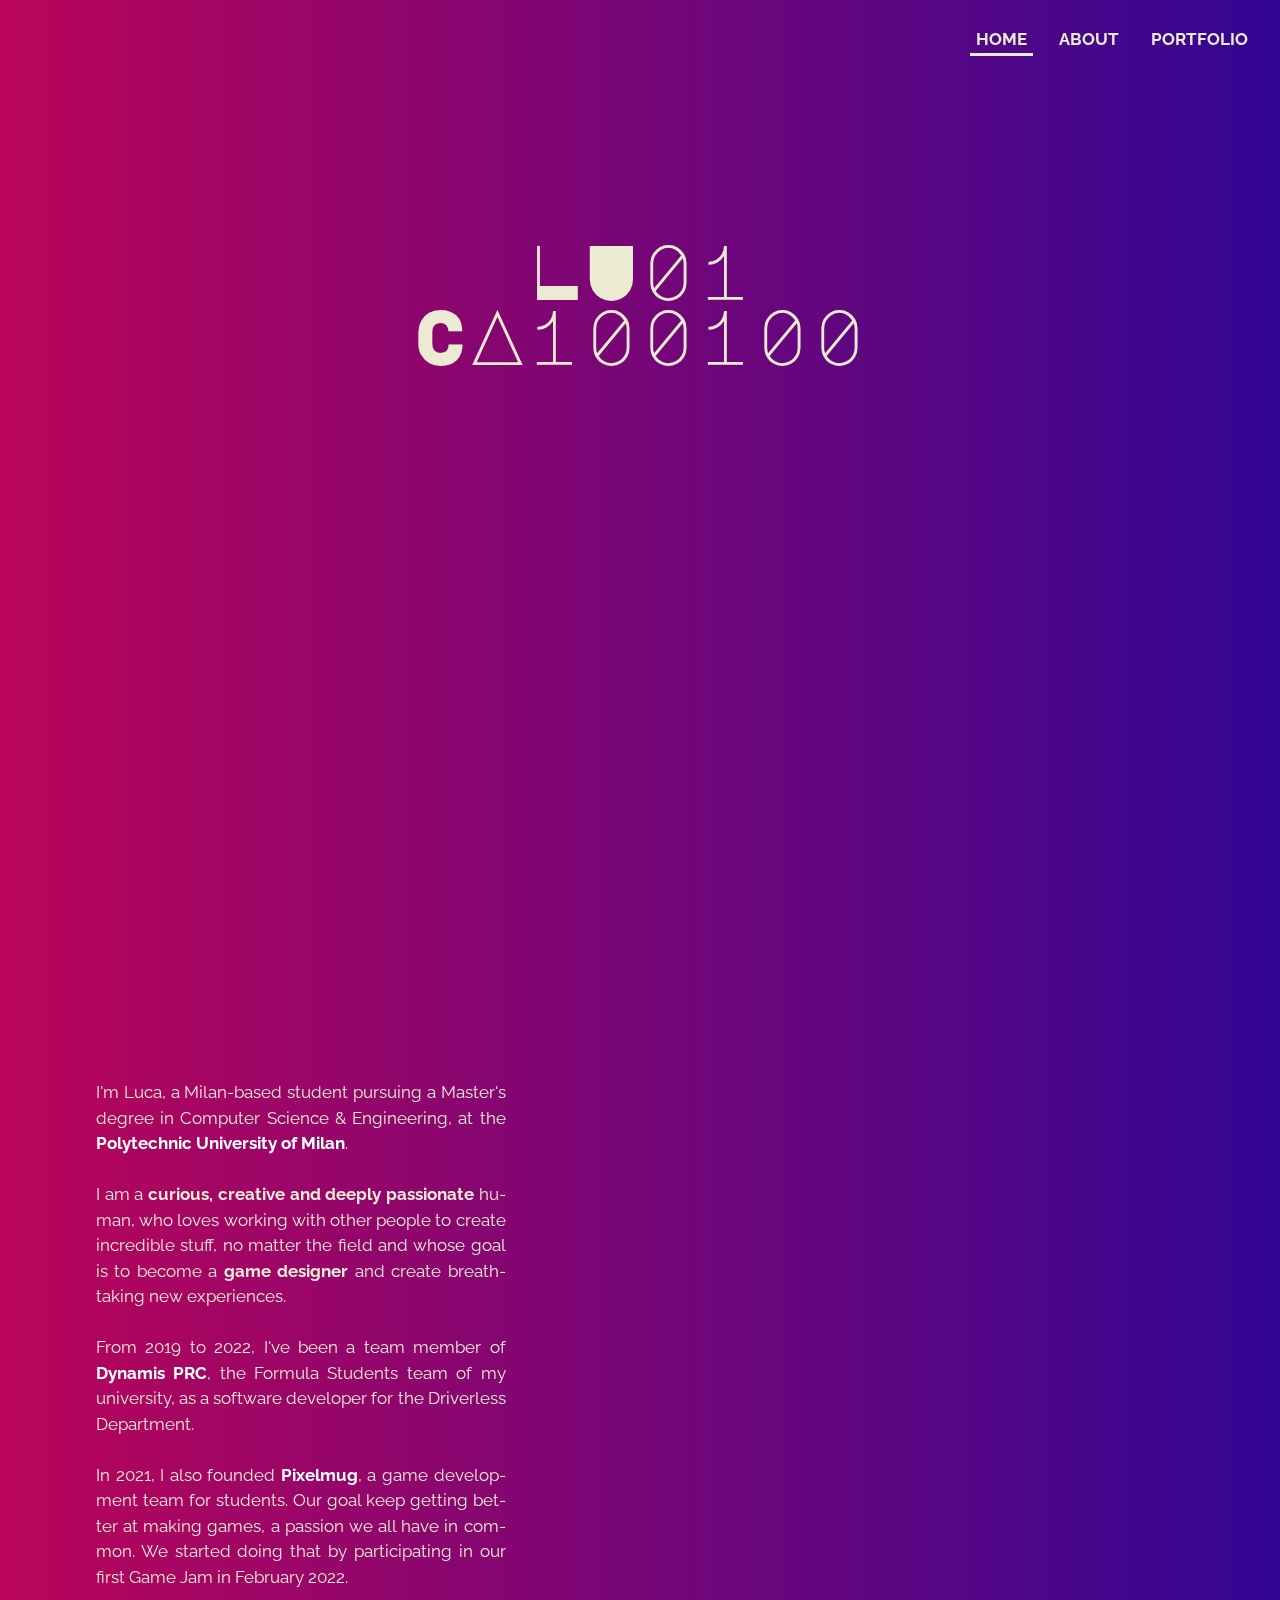
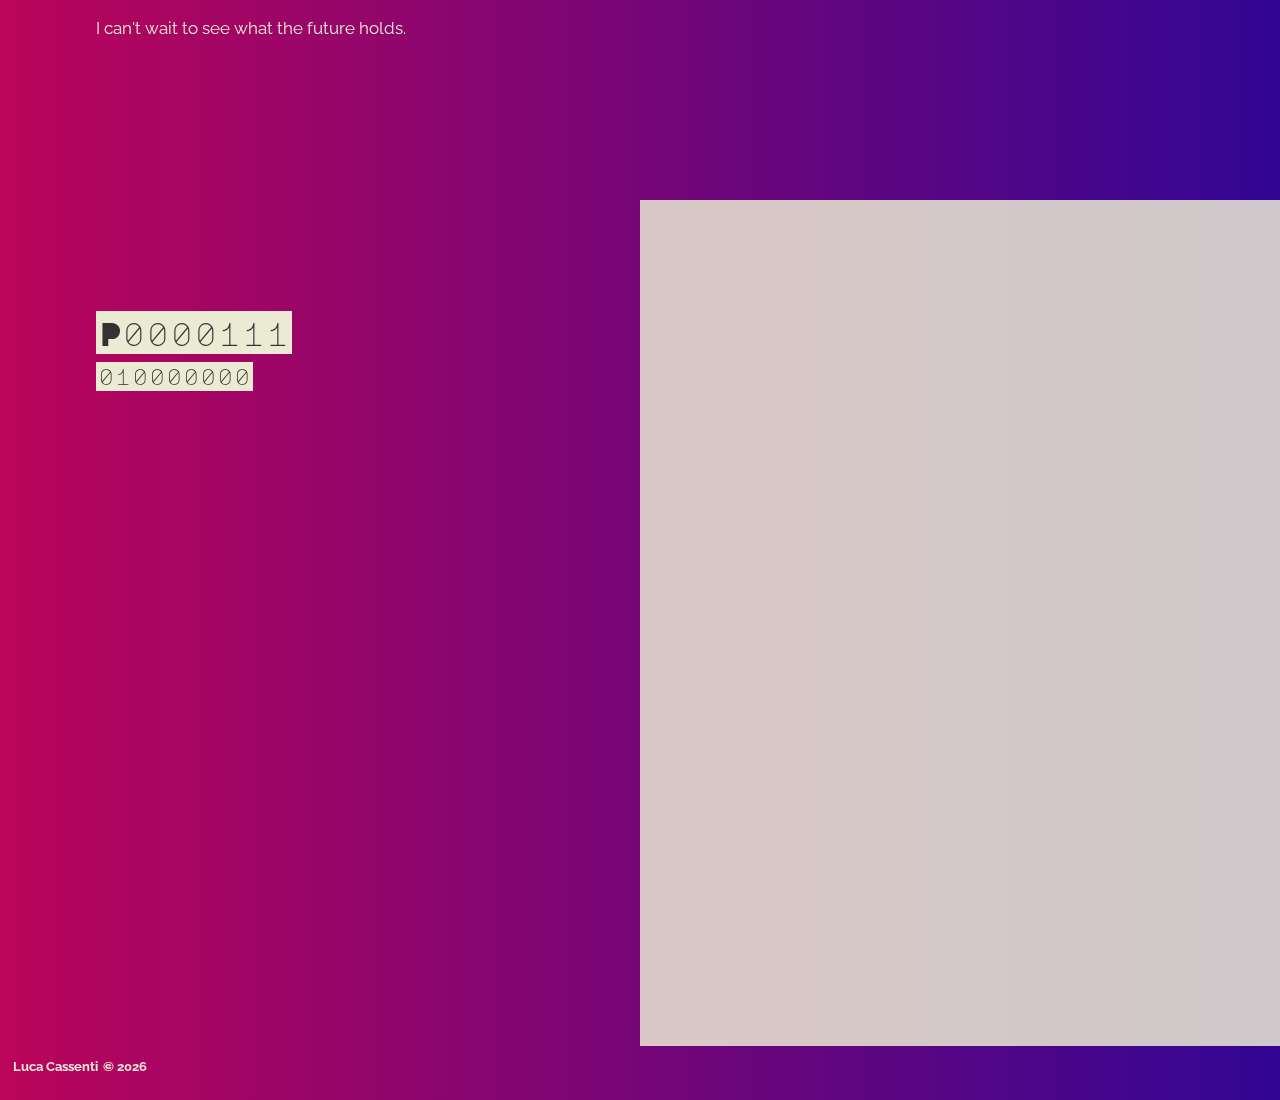
<file: index.html>
<!doctype html>
<html lang="en-US">

    <head>

        <!-- Meta tags -->
        <meta charset="utf-8">
        <title>Luca Cassenti</title>
        <link rel="icon" href="Imgs/icon.ico">
        <meta property="og:type" content="Website" />
        <meta name="author" content="Luca Cassenti" />
        <meta name="title" property="og:title" content="Luca Cassenti" />
        <meta name="description" content="Luca Cassenti - Personal Website" />
        <meta name="viewport" content="width=device-width, initial-scale=1, shrink-to-fit=no">
        <meta name="image" property="og:image" content="https://nixetheus.github.io/Imgs/body1.jpg" />

        <!-- Fonts -->
        <link href="https://fonts.googleapis.com/css2?family=Share+Tech+Mono&display=swap" rel="stylesheet">
        <link href="https://fonts.googleapis.com/css2?family=Raleway:wght@300;700&display=swap" rel="stylesheet">
        <link href="https://fonts.googleapis.com/css2?family=Inria+Sans&family=Major+Mono+Display&display=swap"
              rel="stylesheet">

        <!-- JQuery -->
        <link href="https://fonts.googleapis.com/icon?family=Material+Icons" rel="stylesheet">
        <script src="https://ajax.googleapis.com/ajax/libs/jquery/3.4.1/jquery.min.js"></script>

        <!-- Bootstrap CSS -->
        <link rel="stylesheet" href="https://stackpath.bootstrapcdn.com/bootstrap/4.4.1/css/bootstrap.min.css"
              integrity="sha384-Vkoo8x4CGsO3+Hhxv8T/Q5PaXtkKtu6ug5TOeNV6gBiFeWPGFN9MuhOf23Q9Ifjh"
              crossorigin="anonymous">

        <!-- Custom CSS -->
        <link rel="stylesheet" type="text/css" href="CSS/home.css">
        <link rel="stylesheet" type="text/css" href="CSS/about.css">
        <link rel="stylesheet" type="text/css" href="CSS/common.css">
        <link rel="stylesheet" type="text/css" href="CSS/projects.css">
        <link rel="stylesheet" type="text/css" href="CSS/header_footer.css">

    </head>

    <body>

    <canvas id="main-canvas"></canvas>

    <!-- NAVBAR -->
    <nav class="navbar navbar-expand-lg">
        <div id="brand_div" class="d-none d-md-none d-lg-block d-xl-block">

            <div class="row" id="navbar-row">
                <div class="collapse navbar-collapse" id="navbarNav">
                    <ul class="navbar-nav ml-auto">
                        <a class="nav-link current" id="h-link" href="#main-page-div">
                            <li class="nav-item">HOME</li>
                        </a>
                        <a class="nav-link external" id="a-link" target="_parent" href="#about-page-div">
                            <li class="nav-item">ABOUT</li>
                        </a>
                        <a class="nav-link external" id="p-link" href="#project-page-div">
                            <li class="nav-item">PORTFOLIO</li>
                        </a>
                    </ul>
                </div>

            </div>
        </div>
    </nav>

    <!-- HOME -->
    <div id="main-page-div">
        <div id="home-content-div" class="d-none d-md-none d-lg-block d-xl-block">
            <h1 id="h1-hello-name">LUCA</h1>
            <h1 id="h1-hello-surname">CASSENTI</h1>
        </div>
        <div id="home-content-div-small" class="d-sm-block d-md-block d-lg-none d-xl-none">
            <h1 id="h1-hello-name-small">LUCA</h1>
            <h1 id="h1-hello-surname-small">CASSENTI</h1>
        </div>
    </div>

    <!-- ABOUT -->
    <div id="about-page-div">
        <div id="about-content-div" class="d-none d-md-none d-lg-block d-xl-block">

            <div id="about-div-in">

                <div id="about-summ-over-div">
                    <p class="about-page-expl" id="about-page-explaination">
                        I'm Luca, a Milan-based student pursuing a Master's degree in Computer Science & Engineering,
                        at the <a href="https://www.polimi.it" class="about-a">Polytechnic University of Milan</a>.
                        <br><br>
                        I am a <b>curious, creative and deeply passionate</b> human, who loves working
                        with other people to create incredible stuff, no matter the field and
                        whose goal is to become a <b>game designer</b> and create breathtaking new experiences.
                        <br><br>
                        From 2019 to 2022, I've been a team member of
                        <a href="https://www.dynamisprc.com/" class="about-a">Dynamis PRC</a>,
                        the Formula Students team of my university,
                        as a software developer for the Driverless Department.
                        <br><br>
                        In 2021, I also founded
                        <a href="https://pixelmug.github.io/" class="about-a">Pixelmug</a>,
                        a game development team for students. Our goal keep getting better at making games,
                        a passion we all have in common. We started doing that by participating in
                        our first Game Jam in February 2022.
                        <br><br>
                        I can't wait to see what the future holds.
                    </p>
                </div>

            </div>

            <div id="contacts-div-in">

                <!--<div id="contacts-square">
                    <h3 id="contacts-tag">FIND ME ON</h3>

                    <div id="contacts-summ-over-div">
                        <a href="mailto:luca[dot]cassenti[at]protonmail[dot]ch">
                            <h4 class="contact" id="email_contact">EMAIL</h4>
                        </a>
                        <a target="_blank" href="https://github.com/nixetheus">
                            <h4 class="contact" id="github_contact">GITHUB</h4>
                        </a>
                        <a target="_blank" href="https://linkedin.com/in/luca-cassenti">
                            <h4 class="contact" id="linkedin_contact">LINKEDIN</h4>
                        </a>
                    </div>
                </div>-->

            </div>

        </div>
        <div id="about-content-div-small" class="d-sm-block d-md-block d-lg-none d-xl-none">

            <div id="about-div-in-small">

                <div id="about-summ-over-div-small">
                    <h2>hello, world</h2>
                    <br>
                    <p class="about-page-expl-small" id="about-page-explaination-small">
                        I'm Luca, a Milan-based student pursuing a Bachelor's degree in Engineering of Computer Systems,
                        at the <a href="https://www.polimi.it" class="about-a">Polytechnic University of Milan</a>.
                        <br><br>
                        I am a <b>curious, creative and deeply passionate</b> human,
                        whose goal is to become a <b>game designer</b> and create breathtaking new experiences.
                        <br><br>
                        Since 2019, I've been a team member of
                        <a href="https://www.dynamisprc.com/" class="about-a">Dynamis PRC</a>,
                        the Formula Students team of my university,
                        as a software developer for the Driverless Department. In particular I was in charge
                        of the safety of the autonomous system of the car.
                        <br><br>
                        In 2021, I also founded
                        <a href="https://pixelmug.github.io/" class="about-a">Pixelmug</a>,
                        a student-only game development team of which
                        I am currenty the team leader. This project started as a way to move our first steps in the
                        world of game development. We are currently developing <b>our first game prototype</b>.
                    </p>
                </div>

            </div>
        </div>
    </div>

    <!-- PROJECTS-->
    <div id="projects-page-div">
        <div id="project-content-div" class="d-none d-md-none d-lg-block d-xl-block">

            <div id="project-page-div">
                <h2 id="project-page-proj-name"></h2><br>
                <h3 id="project-page-proj-code"></h3><br>
                <p id="project-page-proj-text"></p>
                <div class="row" id="proj-button-row">
                    <button id="prev-butt" class="project-button">PREVIOUS</button>
                    <button id="next-butt" class="project-button">NEXT</button>
                </div>
                <div class="row" id="github-div">
                    <a id="proj-github" href="" target="_blank" style="text-decoration: none">
                        <h5 id="github-text">ON GITHUB</h5>
                    </a>
                </div>
            </div>

            <div id="project-code-div">
                <h3 id="code-tag">CODE</h3>
                <div id="project-code-over-div"></div>
            </div>

        </div>
    </div>

    <!-- FOOTER -->
    <div id="footer-div-site">
        <div id="copyright">
            <div id="copyright-text">
                <h6>Luca Cassenti</h6>
            </div>
            <div id="copyright-sy">
                <h6 id="year">&#169; </h6>
                <script> document.getElementById("year").innerHTML = "&#169 " + new Date().getFullYear(); </script>
            </div>
        </div>
    </div>

    <!-- Optional JavaScript -->
    <!-- jQuery first, then Popper.js, then Bootstrap JS -->
    <script src="https://cdn.jsdelivr.net/npm/popper.js@1.16.0/dist/umd/popper.min.js"
            integrity="sha384-Q6E9RHvbIyZFJoft+2mJbHaEWldlvI9IOYy5n3zV9zzTtmI3UksdQRVvoxMfooAo"
            crossorigin="anonymous"></script>

    <script src="https://stackpath.bootstrapcdn.com/bootstrap/4.4.1/js/bootstrap.min.js"
            integrity="sha384-wfSDF2E50Y2D1uUdj0O3uMBJnjuUD4Ih7YwaYd1iqfktj0Uod8GCExl3Og8ifwB6"
            crossorigin="anonymous"></script>

    <script src="JS/matrix.js"></script>
    <script src="JS/common.js"></script>
    <script src="JS/projects.js"></script>
    <script src="JS/projects_html.js"></script>
    <script src="ExternalLibs/granim.js-2.0.0/dist/granim.min.js"></script>

    <!-- Create a Granim instance -->
    <script>
        let granimInstance = new Granim({
            element: '#main-canvas',
            direction: 'left-right',
            isPausedWhenNotInView: true,
            states : {
                "default-state": {
                    gradients: [
                        ['#bb0358', '#3805a2'],
                        ['#ad0b67', '#010633'],
                        ['#020659', '#030BA6'],
                        ['#010326', '#cc1065'],
                        ['#3c04b4', '#b9025b']
                    ]
                }
            },
            transitionSpeed: 500
        });
    </script>

    </body>
</html>
</file>
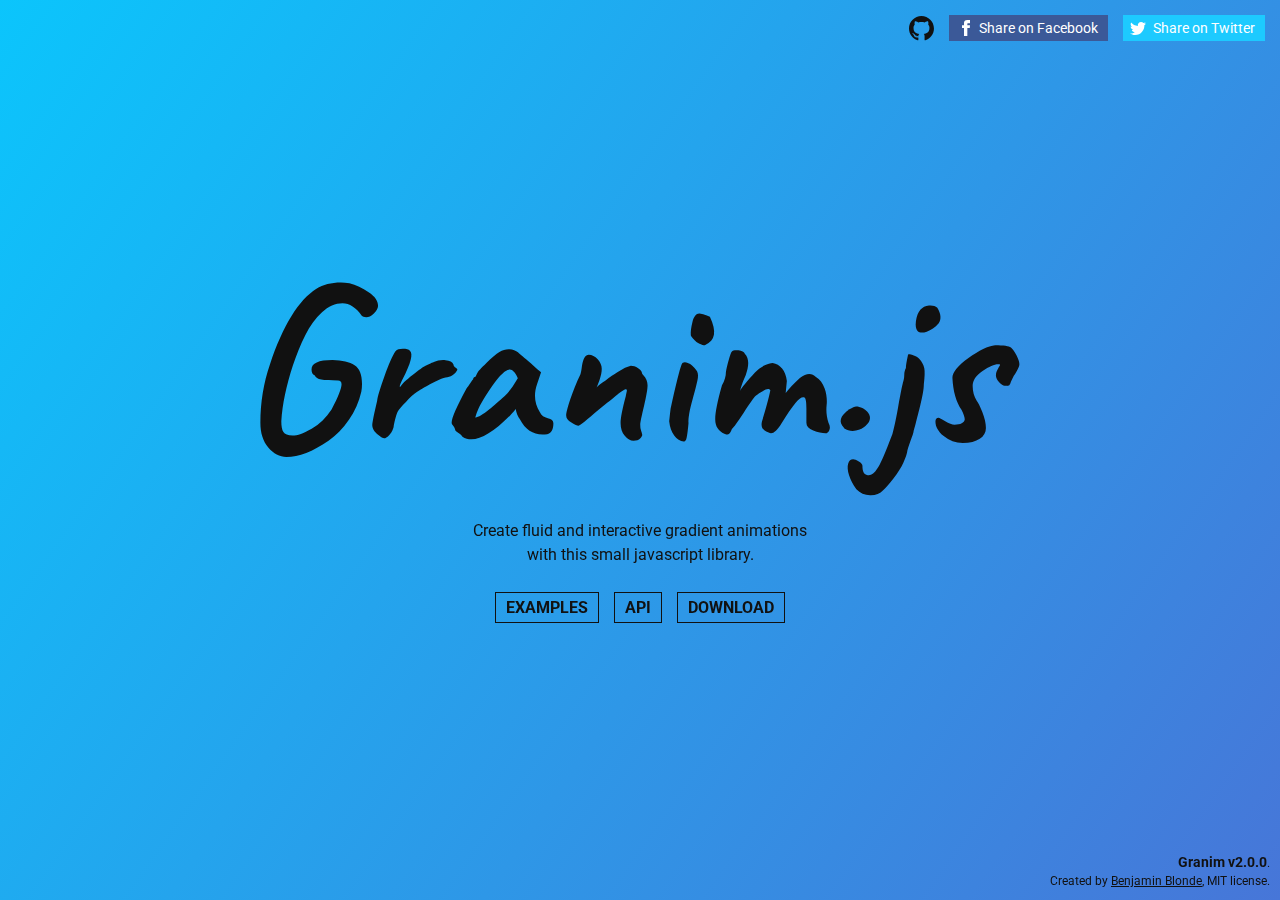
<file: ExternalLibs/granim.js-2.0.0/docs/index.html>
<!DOCTYPE html><html lang="en"><head><title>Granim.js - Gradient Animations</title><meta name="description" content="Create fluid and interactive gradient animations with this small javascript library."><meta charset="UTF-8"><meta name="viewport" content="user-scalable=no, width=device-width, initial-scale=1, maximum-scale=1"><link type="text/css" rel="stylesheet" href="assets/css/style.css"><link type="text/css" rel="stylesheet" href="https://fonts.googleapis.com/css?family=Roboto:400,400italic,700"><link rel="icon" href="favicon.ico" type="image/x-icon"><!-- Facebook Metas--><meta property="og:url" content="http://sarcadass.github.io/granim.js"><meta property="og:type" content="website"><meta property="og:title" content="Granim.js"><meta property="og:description" content="Create fluid and interactive gradients animations with this small (&lt; 17kB) .js library"><meta property="og:image" content="http://sarcadass.github.io/granim.js/assets/img/social-image.png"><!-- Twitter Metas--><meta property="twitter:card" content="summary_large_image"><meta property="twitter:creator" content="@Sarcadass"><meta property="twitter:title" content="Granim.js"><meta property="twitter:description" content="Create fluid and interactive gradients animations with this small (&lt; 17kB) .js library"><meta property="twitter:image" content="http://sarcadass.github.io/granim.js/assets/img/social-image.png"><meta property="twitter:image:width" content="1200"><meta property="twitter:image:height" content="630"></head><body class="home"><div id="canvas-wrapper"><canvas id="granim-canvas"></canvas><div class="content-wrapper"><div class="description-wrapper"><h1 class="title" title="granim.js"><svg xmlns="http://www.w3.org/2000/svg" viewBox="0 0 396.3 113.8">
<g>
<path d="M62.977,14.366c0,1.281-0.72,2.58-2.16,3.9c-1.44,1.32-2.741,1.98-3.9,1.98c-1.161,0-1.941-0.24-2.34-0.72
c-2.96-4.32-6.281-6.48-9.96-6.48c-3.681,0-7.2,1.56-10.56,4.68c-3.36,3.12-6.24,7.041-8.64,11.76c-2.4,4.721-4.521,9.92-6.36,15.6
c-3.44,10.481-5.441,20.082-6,28.801c0,2.561,0.36,4.439,1.08,5.64c0.72,1.2,2.299,1.8,4.74,1.8c2.439,0,5.719-1.18,9.84-3.54
c4.119-2.358,7.54-5.659,10.26-9.899c3.439-6.48,5.16-10.84,5.16-13.08c0-1.279-0.6-1.92-1.8-1.92c-4.001,0-6.881-0.16-8.64-0.48
c-1.761-0.318-2.921-1.08-3.48-2.279c-1.041-0.319-1.56-1.279-1.56-2.881c0-3.279,3.6-4.92,10.8-4.92
c5.04,0.161,8.838,1.041,11.4,2.641c2.559,1.601,3.84,4.841,3.84,9.72c0,1.44-0.12,2.76-0.36,3.96
c-1.2,5.279-3.36,10.14-6.48,14.58c-3.12,4.439-6.6,8.021-10.44,10.74c-8.082,5.598-15.321,8.398-21.72,8.398
c-3.521,0-6.641-1.619-9.36-4.859c-2.721-3.24-4.08-7.5-4.08-12.779c0-10.561,1.639-20.6,4.92-30.12
c6.799-20.16,14.799-33.16,24-39c3.439-2.16,7.639-3.24,12.6-3.24c1.279,0,2.76,0.12,4.44,0.36c3.36,0.881,6.66,2.4,9.9,4.56
C61.357,9.446,62.977,11.807,62.977,14.366z"/>
    <path d="M75.815,36.566c1.759,0,2.959,0.32,3.601,0.96c1.759,1.521,0.519,6.401-3.721,14.64c-1.361,2.721-1.8,4.08-1.319,4.08
    c0.879-1.519,3.019-3.6,6.42-6.24c3.399-2.64,5.538-4.179,6.42-4.619c0.879-0.439,1.818-0.859,2.82-1.26
c0.999-0.4,1.578-0.641,1.739-0.721c1.759-0.879,3.76-1.219,6-1.02c2.239,0.2,3.601,0.899,4.08,2.1c0,0.801,0.48,1.439,1.44,1.92
l0.6,0.721c0,0.641-0.561,1.46-1.68,2.459c-1.121,1.002-2.28,1.541-3.48,1.62c-1.199,0.081-2.621,0.501-4.26,1.261
c-1.641,0.761-3.221,1.56-4.74,2.399c-1.521,0.84-2.66,1.481-3.42,1.92c-0.761,0.44-1.74,1.021-2.939,1.74
c-2.241,1.521-4.241,3.32-6,5.399c-2.16,2.16-3.401,3.561-3.721,4.201c-0.561,0.561-1.14,2.021-1.74,4.379
c-0.6,2.361-0.9,3.822-0.9,4.381c-0.321,1.28-0.92,2.501-1.8,3.66c-0.881,1.16-1.74,1.859-2.58,2.1s-1.941-0.24-3.3-1.44
c-2.48-1.839-3.581-3.819-3.3-5.94c0.279-2.118,1.099-6.06,2.46-11.819c0.24-2.16,1.5-6.42,3.78-12.78
c2.28-6.359,4.179-10.659,5.7-12.9C72.774,36.968,74.054,36.566,75.815,36.566z"/>
    <path d="M102.815,78.566c0-0.721-0.521-1.72-1.561-3c-1.199-1.2,1.279-7.439,7.44-18.721c0.479-0.479,1.099-1.319,1.86-2.52
    c0.759-1.199,1.26-1.879,1.5-2.04c0-0.318,0.119-0.618,0.359-0.899c0.24-0.279,0.52-0.42,0.84-0.42l0.96-1.92
c0.319-0.721,1.879-2.439,4.681-5.16c2.799-2.719,5.04-4.6,6.72-5.641c1.68-1.039,3.399-1.519,5.16-1.439
c1.759,0.08,3.279,0.641,4.56,1.68c0.16,0.24,0.679,0.681,1.561,1.32c1.519,1.199,4.92,4.16,10.2,8.88l-2.04,6
c-1.842,5.28-1.361,10.16,1.439,14.64c0.799,1.68,2.16,2.682,4.08,3c1.92,0.32,2.88,1.2,2.88,2.641c0,3.281-1.08,5.16-3.24,5.64
c-6.239,0.881-10.92-1.681-14.04-7.681c-1.121-1.518-1.841-3.279-2.159-5.279c-0.561,0.801-1.481,1.841-2.761,3.119
c-10.88,11.041-19.121,14.761-24.72,11.16c-0.24-0.479-0.921-1.119-2.04-1.92C103.374,79.207,102.815,78.728,102.815,78.566z
    M131.015,47.246c-2.961,0-7.842,5.721-14.641,17.16c-1.2,1.92-2.279,4.439-3.239,7.561c1.278,0.16,3.759-1.279,7.439-4.32
c0.72-0.64,1.699-1.479,2.94-2.52c1.239-1.039,2.139-1.801,2.699-2.281c0.56-0.479,1.279-1.119,2.16-1.92
c1.519-1.518,2.88-3.158,4.08-4.92l2.641-4.319C133.734,48.728,132.375,47.246,131.015,47.246z"/>
    <path d="M190.415,46.286l3-0.96c1.2,0,2.46,0.42,3.779,1.26c1.32,0.84,1.98,1.701,1.98,2.58c0,0.24,0.24,0.561,0.72,0.961
    c1.44,1.52,2.16,3.281,2.16,5.279c0,2-0.62,5.58-1.86,10.74c-1.241,5.16-1.88,8.34-1.92,9.54c-0.041,1.2,0.12,2.28,0.48,3.239
c0.36,0.961,0.54,1.662,0.54,2.101c0,0.44-0.36,1.04-1.08,1.8c-0.72,0.762-1.86,1.141-3.42,1.141c-1.561,0-3.061-0.859-4.5-2.58
c-1.44-1.72-2.16-3.88-2.16-6.48c0-2.599,0.88-7.18,2.64-13.74c0.079-0.479,0.16-0.9,0.24-1.26c0.079-0.359,0.139-0.639,0.18-0.84
c0.04-0.199,0.079-0.379,0.12-0.54c0.04-0.159,0.061-0.379,0.061-0.66c0-0.279-0.161-0.42-0.48-0.42c-0.32,0-0.821,0.2-1.5,0.601
c-0.681,0.4-1.319,0.84-1.92,1.319c-0.6,0.479-1.439,1.181-2.52,2.101s-2.021,1.66-2.82,2.22c-0.801,0.561-2.48,1.92-5.04,4.079
c-6.561,5.682-10.14,8.521-10.74,8.521c-0.6,0-1.8-0.559-3.6-1.68c-1.8-1.12-2.7-2.341-2.7-3.66s0.72-4.14,2.16-8.46
s3.159-8.56,5.16-12.721c0.24-0.479,0.52-1.959,0.84-4.439c0.64-3.84,1.8-5.76,3.479-5.76c1.681,0,3.22,0.801,4.62,2.4
c1.399,1.601,2.101,3.221,2.101,4.859c0,1.641-0.381,3.561-1.141,5.76c-0.761,2.201-1.301,3.501-1.619,3.9
c0.159-0.078,0.398-0.279,0.72-0.6c0.799-0.799,2.079-1.76,3.84-2.881c2.479-1.839,4.56-3.279,6.24-4.319L190.415,46.286z"/>
    <path d="M219.575,44.727c0.479-1.2,1.56-1.5,3.239-0.9c1.681,0.6,3.12,1.82,4.32,3.66c0.799,0.881,1.099,2.181,0.9,3.9
    c-0.201,1.721-1.101,5.399-2.7,11.039c-1.602,5.641-2.321,9.822-2.16,12.541c-0.32,3.6-0.642,6.08-0.96,7.439
c-0.32,1.361-0.801,2-1.44,1.92c-1.92,0-3.581-0.999-4.979-3c-1.4-1.998-2.262-4.479-2.58-7.439c0.318-3.04,0.559-5.199,0.72-6.48
C216.734,54.687,218.615,47.127,219.575,44.727z M228.695,18.326c0.879,0,2.719,0.561,5.52,1.68c3.6,7.521,2.8,12.36-2.4,14.52
    c-0.561,0.401-1.319,0.281-2.279-0.36c-0.801-0.078-1.86-0.76-3.181-2.039c-1.319-1.279-1.979-2.12-1.979-2.521
c-0.161-1.759,0.12-4.06,0.84-6.9C225.934,19.868,227.093,18.407,228.695,18.326z"/>
    <path d="M293.975,80.127c-1.92,0-4.062-0.46-6.42-1.381c-2.361-0.918-3.54-2.26-3.54-4.02v-7.44c0-3.198-0.281-5.04-0.84-5.521
    c-1.2-0.639-2.802,0.262-4.801,2.701c-2,2.441-4.361,5.9-7.08,10.379c-2.72,4.482-4.961,6.121-6.72,4.92
c-3.041-0.959-4.2-2.879-3.479-5.76c2.079-6.799,3.52-12.159,4.319-16.08c-0.641-1.038-1.961-0.879-3.96,0.48
c-0.239,0.161-0.62,0.401-1.14,0.721c-0.521,0.32-0.96,0.6-1.32,0.84c-0.359,0.239-0.779,0.561-1.26,0.959
c-0.881,0.882-2.9,3.741-6.06,8.58c-3.162,4.842-5.181,7.621-6.061,8.34c-0.561,1.44-1.08,2.341-1.56,2.701
c-0.48,0.359-1.161,0.341-2.04-0.061c-3.36-1.439-5.04-3.939-5.04-7.5c0-3.559,1.158-9.42,3.479-17.58
c1.359-2.479,2.04-4.8,2.04-6.96c0.24-1.519,0.721-3.579,1.44-6.181c0.72-2.598,1.239-4.02,1.56-4.26
c0.559-0.639,1.72-0.858,3.48-0.66c1.759,0.201,2.88,0.822,3.359,1.86c2.08,2.16,2.2,5.841,0.36,11.04
c-0.96,2.001-1.961,4.68-3,8.04c0.96-1.68,3.52-4.8,7.68-9.36c1.44-1.599,3.061-2.838,4.86-3.72c1.8-0.879,3.259-1.319,4.38-1.319
c1.92,0.32,3.54,1.26,4.86,2.819c1.319,1.56,2.14,3.702,2.46,6.421l-0.601,6.239c1.84-2.479,4.279-5.079,7.32-7.8
c3.36-2.56,6.12-2.719,8.28-0.48c1.999,1.121,3.499,3.081,4.5,5.881c0.999,2.801,1.339,5.721,1.02,8.76c-0.32,3.041,0,6.041,0.96,9
c0.799,1.439,0.939,2.699,0.42,3.779C295.314,79.586,294.695,80.127,293.975,80.127z"/>
    <path d="M306.213,67.766c1.519-0.959,2.68-1.458,3.479-1.5c0.799-0.039,1.96,0.262,3.48,0.9c2.719,1.68,3.919,3.54,3.6,5.58
    c-0.32,2.04-2.081,3.861-5.279,5.46c-3.12,1.122-5.761,0.882-7.921-0.72C300.373,74.447,301.252,71.207,306.213,67.766z"/>
    <path d="M308.133,93.566c0.72,0,1.7,0.359,2.939,1.08c1.241,0.719,1.86,1.479,1.86,2.279c0,2.959,0.761,4.52,2.28,4.68
    c1.839,0.641,3.639-0.439,5.399-3.24c1.279-1.602,3.88-7.559,7.8-17.879c0.799-2.719,1.759-7.219,2.881-13.5
c1.119-6.279,1.839-10.08,2.159-11.4c0.319-1.32,0.58-2.358,0.78-3.119c0.199-0.76,0.3-1.681,0.3-2.761
c0-1.079,0.279-2.179,0.84-3.3c0-0.96,0.181-2.319,0.54-4.08c0.36-1.759,0.54-2.68,0.54-2.76c0.319-0.318,1.2-0.22,2.641,0.3
c1.439,0.521,2.479,1.101,3.12,1.74c1.439,1.601,2.319,3.239,2.64,4.92c0.318,1.68,0.24,4.44-0.24,8.28
c0,2.399-0.62,6.06-1.859,10.979c-1.241,4.92-2.001,7.94-2.28,9.06c-0.281,1.122-0.54,2.061-0.78,2.82
c-0.24,0.762-0.381,1.341-0.42,1.74c-0.041,0.401-0.561,1.98-1.56,4.74c-1.002,2.76-1.581,4.699-1.74,5.82
c-0.161,1.119-0.801,2.918-1.92,5.398c-1.121,2.479-2.861,5.24-5.221,8.281c-2.36,3.039-4.101,4.998-5.22,5.879
c-1.68,1.84-3.921,2.719-6.72,2.641c-2.8-0.08-5.16-1.121-7.08-3.121c-1.759-2.398-3.019-4.82-3.78-7.26
c-0.759-2.441-0.919-4.42-0.479-5.939C305.994,94.324,306.854,93.566,308.133,93.566z M340.533,22.286
    c0.799-5.04,3.04-7.719,6.721-8.04c1.839-0.159,3.279,0.201,4.319,1.08c1.92,3.201,2.16,5.88,0.721,8.04
c-1.921,2.16-3.981,3.6-6.181,4.32c-2.201,0.72-3.78,0.6-4.74-0.36C340.492,26.288,340.212,24.607,340.533,22.286z"/>
    <path d="M389.552,35.846c1,0.801,1.98,2.201,2.94,4.201s1.439,3.479,1.439,4.439c0,1.041-0.96,3.041-2.88,6
    c-1.04,2.081-1.58,3.221-1.62,3.42c-0.041,0.201-0.119,0.42-0.239,0.66s-0.201,0.381-0.24,0.42c-0.041,0.041-0.12,0.141-0.24,0.3
c-0.12,0.161-0.221,0.24-0.3,0.24c-0.081,0-0.18,0.041-0.3,0.12c-0.12,0.08-0.24,0.08-0.36,0c-0.12-0.079-0.581-0.1-1.38-0.061
c-0.801,0.041-1.761-0.539-2.88-1.74c-1.121-1.199-1.68-2.399-1.68-3.6c0-1.199,0.359-2.358,1.079-3.48
c0.721-1.119,1.08-1.779,1.08-1.979c0-0.198-0.359-0.3-1.08-0.3c-1.92,0-4.58,1.16-7.979,3.48c-3.401,2.32-5.1,4.9-5.1,7.739
c0,2.841,0.72,5.421,2.159,7.74c0.64,0.642,1.579,2.54,2.82,5.7c1.239,3.161,1.86,5.9,1.86,8.22c0,2.321-1.062,4.2-3.181,5.64
c-2.12,1.44-5.04,2.16-8.76,2.16s-7.001-1.199-9.84-3.6c-2.841-2.4-4.26-4.879-4.26-7.439c0-1.359,0.559-2.041,1.68-2.041
c0.318,0.081,1.44,0.701,3.36,1.86c1.92,1.161,3.52,1.74,4.8,1.74c3.198,0,4.959-0.88,5.28-2.64c0-1.12-0.561-2.8-1.681-5.041
c-2.801-4.158-4.361-9.678-4.68-16.56c0-2.8,2.76-6.198,8.28-10.2c5.52-3.999,10.119-6.199,13.8-6.6
C385.851,34.646,388.551,35.047,389.552,35.846z"/>
</g>
</svg>
<span class="name">Granim.js</span></h1><p class="description">Create fluid and interactive gradient animations<br>
with this small javascript library.</p></div><nav><a class="link" id="dark-state" href="examples.html">Examples</a><a class="link" id="light-state" href="api-v2.0.0.html">API</a><a class="link" id="green-state" href="https://github.com/sarcadass/granim.js/releases" target="_blank" rel="external">Download</a></nav></div></div><div id="social-wrapper"><a class="github" href="https://github.com/sarcadass/granim.js" target="_blank" title="Github" rel="external"><svg xmlns="http://www.w3.org/2000/svg" viewBox="0 0 25 25">
    <g>
        <path fill-rule="evenodd" clip-rule="evenodd" fill="#221E1B" d="M12.476,0C5.587,0,0,5.586,0,12.476
		c0,5.512,3.575,10.189,8.533,11.842c0.623,0.113,0.853-0.271,0.853-0.604c0-0.296-0.011-1.279-0.017-2.32
		c-3.471,0.754-4.203-1.473-4.203-1.473c-0.568-1.444-1.386-1.827-1.386-1.827c-1.132-0.772,0.085-0.758,0.085-0.758
		c1.253,0.088,1.913,1.286,1.913,1.286c1.113,1.908,2.919,1.356,3.631,1.039c0.112-0.81,0.435-1.358,0.791-1.67
		c-2.771-0.315-5.684-1.385-5.684-6.167c0-1.362,0.487-2.475,1.286-3.349c-0.13-0.314-0.558-1.582,0.121-3.301
		c0,0,1.047-0.336,3.432,1.278c0.995-0.276,2.062-0.415,3.122-0.419c1.061,0.004,2.129,0.143,3.125,0.419
		c2.384-1.614,3.43-1.278,3.43-1.278c0.68,1.719,0.25,2.987,0.122,3.301c0.801,0.874,1.283,1.986,1.283,3.349
		c0,4.792-2.918,5.847-5.696,6.157c0.447,0.385,0.847,1.146,0.847,2.309c0,1.671-0.015,3.015-0.015,3.424
		c0,0.333,0.224,0.723,0.855,0.602c4.957-1.652,8.526-6.329,8.526-11.84C24.953,5.586,19.365,0,12.476,0z"/>
        <path fill="#221E1B" d="M4.726,17.914c-0.028,0.062-0.124,0.081-0.213,0.037c-0.091-0.04-0.142-0.124-0.113-0.188
		c0.028-0.063,0.125-0.082,0.214-0.038C4.705,17.766,4.757,17.852,4.726,17.914L4.726,17.914z M4.572,17.8"/>
        <path fill="#221E1B" d="M5.231,18.477c-0.059,0.057-0.176,0.031-0.255-0.058c-0.081-0.086-0.096-0.202-0.036-0.256
		c0.061-0.058,0.173-0.033,0.256,0.055C5.277,18.306,5.293,18.421,5.231,18.477L5.231,18.477z M5.112,18.351"/>
        <path fill="#221E1B" d="M5.723,19.195c-0.076,0.055-0.201,0.003-0.278-0.105c-0.077-0.112-0.077-0.245,0.001-0.298
		c0.078-0.055,0.201-0.006,0.279,0.103C5.801,19.009,5.801,19.142,5.723,19.195L5.723,19.195z M5.723,19.195"/>
        <path fill="#221E1B" d="M6.397,19.892c-0.069,0.074-0.214,0.055-0.321-0.049c-0.108-0.102-0.14-0.245-0.072-0.319
		c0.07-0.076,0.216-0.054,0.324,0.048C6.437,19.673,6.469,19.815,6.397,19.892L6.397,19.892z M6.397,19.892"/>
        <path fill="#221E1B" d="M7.328,20.294c-0.031,0.097-0.171,0.141-0.313,0.101c-0.141-0.043-0.233-0.158-0.205-0.256
		c0.029-0.099,0.171-0.146,0.313-0.101C7.263,20.08,7.355,20.194,7.328,20.294L7.328,20.294z M7.328,20.294"/>
        <path fill="#221E1B" d="M8.347,20.368c0.004,0.102-0.116,0.188-0.264,0.189c-0.149,0.005-0.271-0.079-0.272-0.181
		c0-0.104,0.117-0.188,0.267-0.19C8.226,20.185,8.347,20.266,8.347,20.368L8.347,20.368z M8.347,20.368"/>
        <path fill="#221E1B" d="M9.297,20.206c0.018,0.1-0.084,0.203-0.232,0.231c-0.145,0.025-0.279-0.036-0.297-0.135
		C8.749,20.2,8.856,20.097,8.999,20.07C9.147,20.044,9.279,20.104,9.297,20.206L9.297,20.206z M9.297,20.206"/>
    </g>
</svg>
</a><a class="cta-social cta-facebook" href="http://www.facebook.com/sharer.php?u=http://sarcadass.github.io/granim.js" target="_blank" rel="external"><svg version="1.1" xmlns="http://www.w3.org/2000/svg" x="0px" y="0px" width="16px" height="16px" viewBox="0 0 16 16" enable-background="new 0 0 16 16" xml:space="preserve">
<path d="M8,5.333H6V8h2v8h3.334V8h2.428L14,5.333h-2.666V4.222c0-0.637,0.127-0.889,0.742-0.889H14V0h-2.539
	C9.064,0,8,1.055,8,3.077V5.333z"/>
</svg>
Share on Facebook</a><a class="cta-social cta-twitter" href="https://twitter.com/share?text=Create%20fluid%20and%20interactive%20gradients%20animations%20with%20this%20small%20%28&lt;%2010kB%29%20.js%20library&amp;via=Sarcadass&amp;url=http%3A%2F%2Fsarcadass.github.io%2Fgranim.js" target="_blank" rel="external"><svg version="1.1" xmlns="http://www.w3.org/2000/svg"x="0px" y="0px" width="16px" height="16px" viewBox="0 0 16 16" enable-background="new 0 0 16 16" xml:space="preserve">
<path d="M16,3.538c-0.588,0.261-1.221,0.437-1.885,0.516c0.677-0.406,1.198-1.049,1.442-1.816c-0.634,0.376-1.337,0.65-2.084,0.797
	c-0.599-0.638-1.452-1.037-2.396-1.037c-2.119,0-3.676,1.977-3.198,4.03c-2.727-0.137-5.146-1.444-6.765-3.43
	c-0.86,1.475-0.446,3.405,1.016,4.383C1.592,6.964,1.085,6.817,0.644,6.571C0.607,8.092,1.698,9.514,3.276,9.83
	C2.814,9.956,2.308,9.985,1.793,9.887C2.21,11.19,3.422,12.14,4.86,12.166c-1.38,1.082-3.119,1.565-4.86,1.36
	C1.453,14.458,3.179,15,5.032,15c6.094,0,9.539-5.146,9.33-9.763C15.003,4.774,15.561,4.195,16,3.538z"/>
</svg>
Share on Twitter</a></div><footer id="home-footer"><strong>Granim v<span class="version-number">2.0.0</span></strong>.<br> Created by <a href="https://twitter.com/Sarcadass" target="_blank">Benjamin Blonde</a>,
MIT license.</footer><script src="assets/js/vendor/jquery-3.1.0.min.js"></script><script src="assets/js/vendor/granim.min.js"></script><script type="text/javascript">var pageId = 'homepage';</script><script src="assets/js/script.js"></script><script type="text/javascript">(function(i, s, o, g, r, a, m) {
  i['GoogleAnalyticsObject'] = r;
  i[r] = i[r] || function() {
    (i[r].q = i[r].q || []).push(arguments)
  }, i[r].l = 1 * new Date();
  a = s.createElement(o),
  m = s.getElementsByTagName(o)[0];
  a.async = 1;
  a.src = g;
  m.parentNode.insertBefore(a, m)
})(window, document, 'script', 'https://www.google-analytics.com/analytics.js', 'ga');
ga('create', 'UA-83387901-1', 'auto');
ga('send', 'pageview');</script></body></html>
</file>
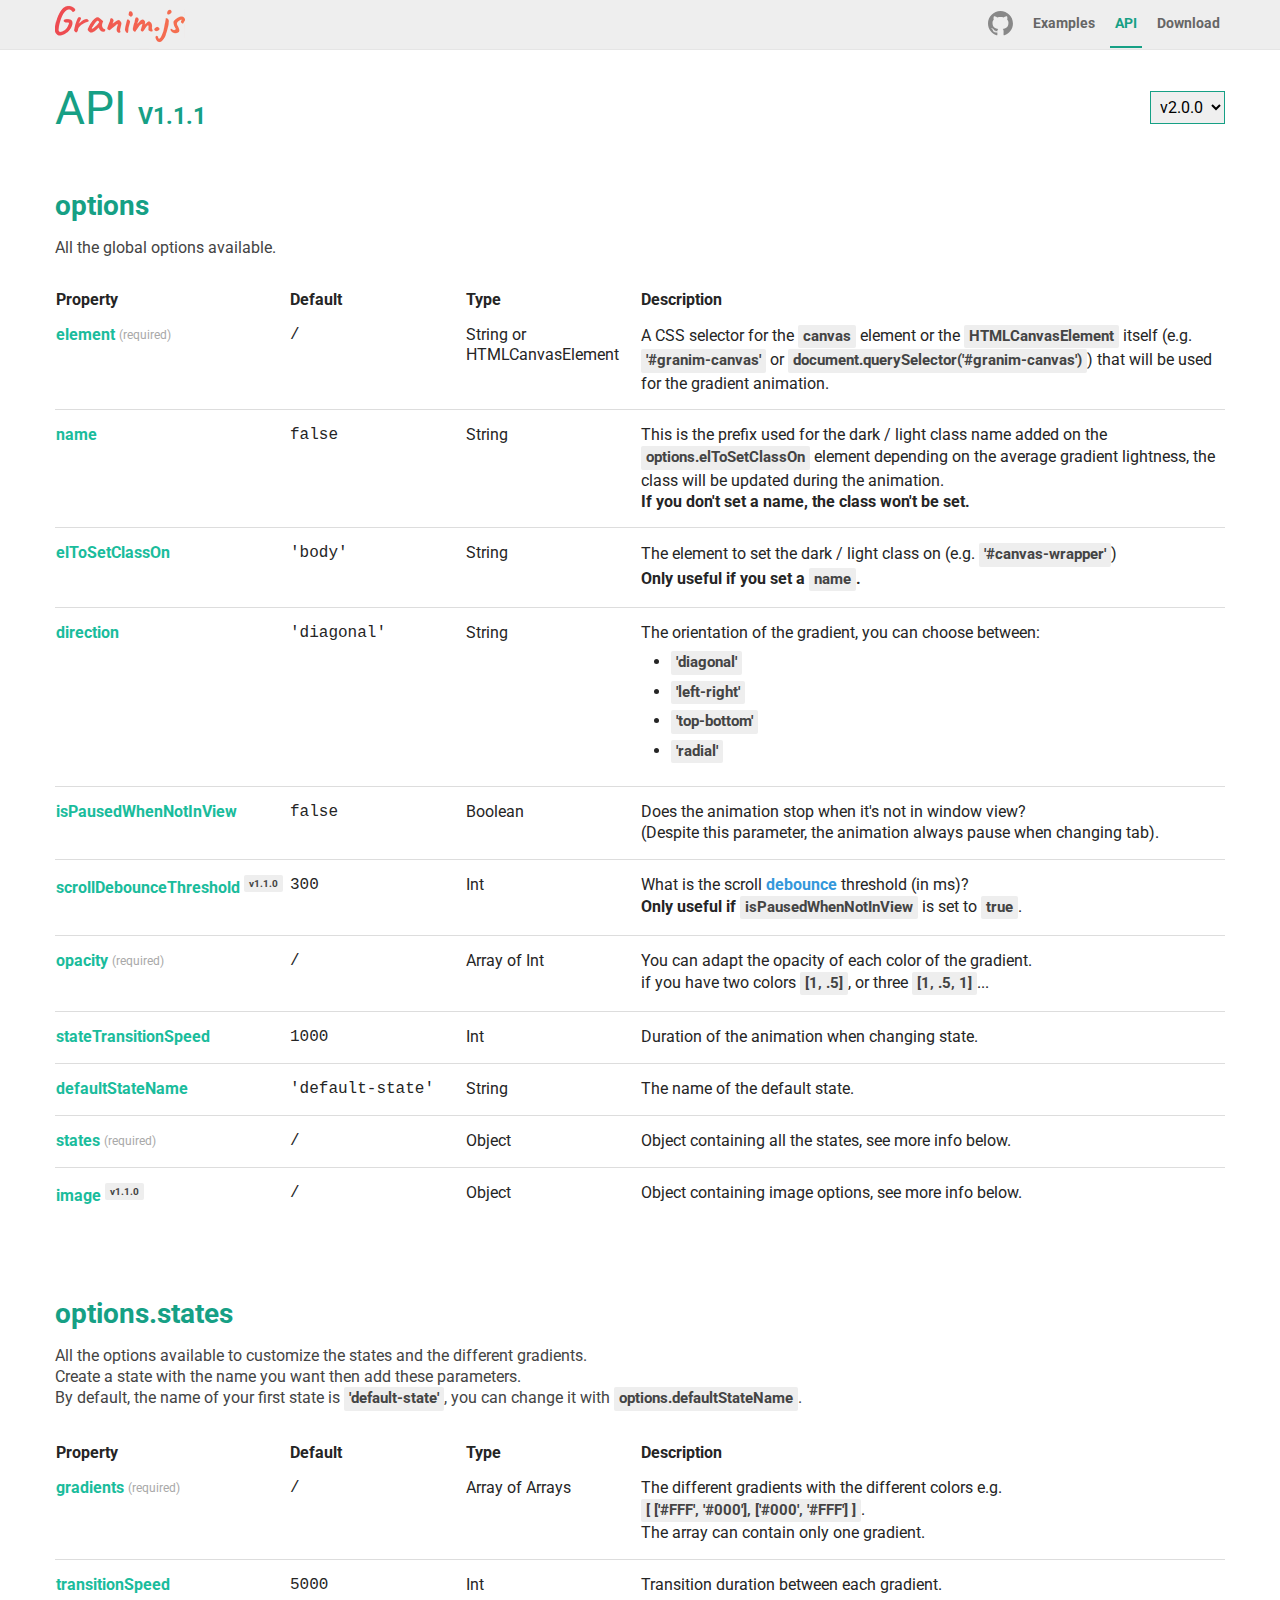
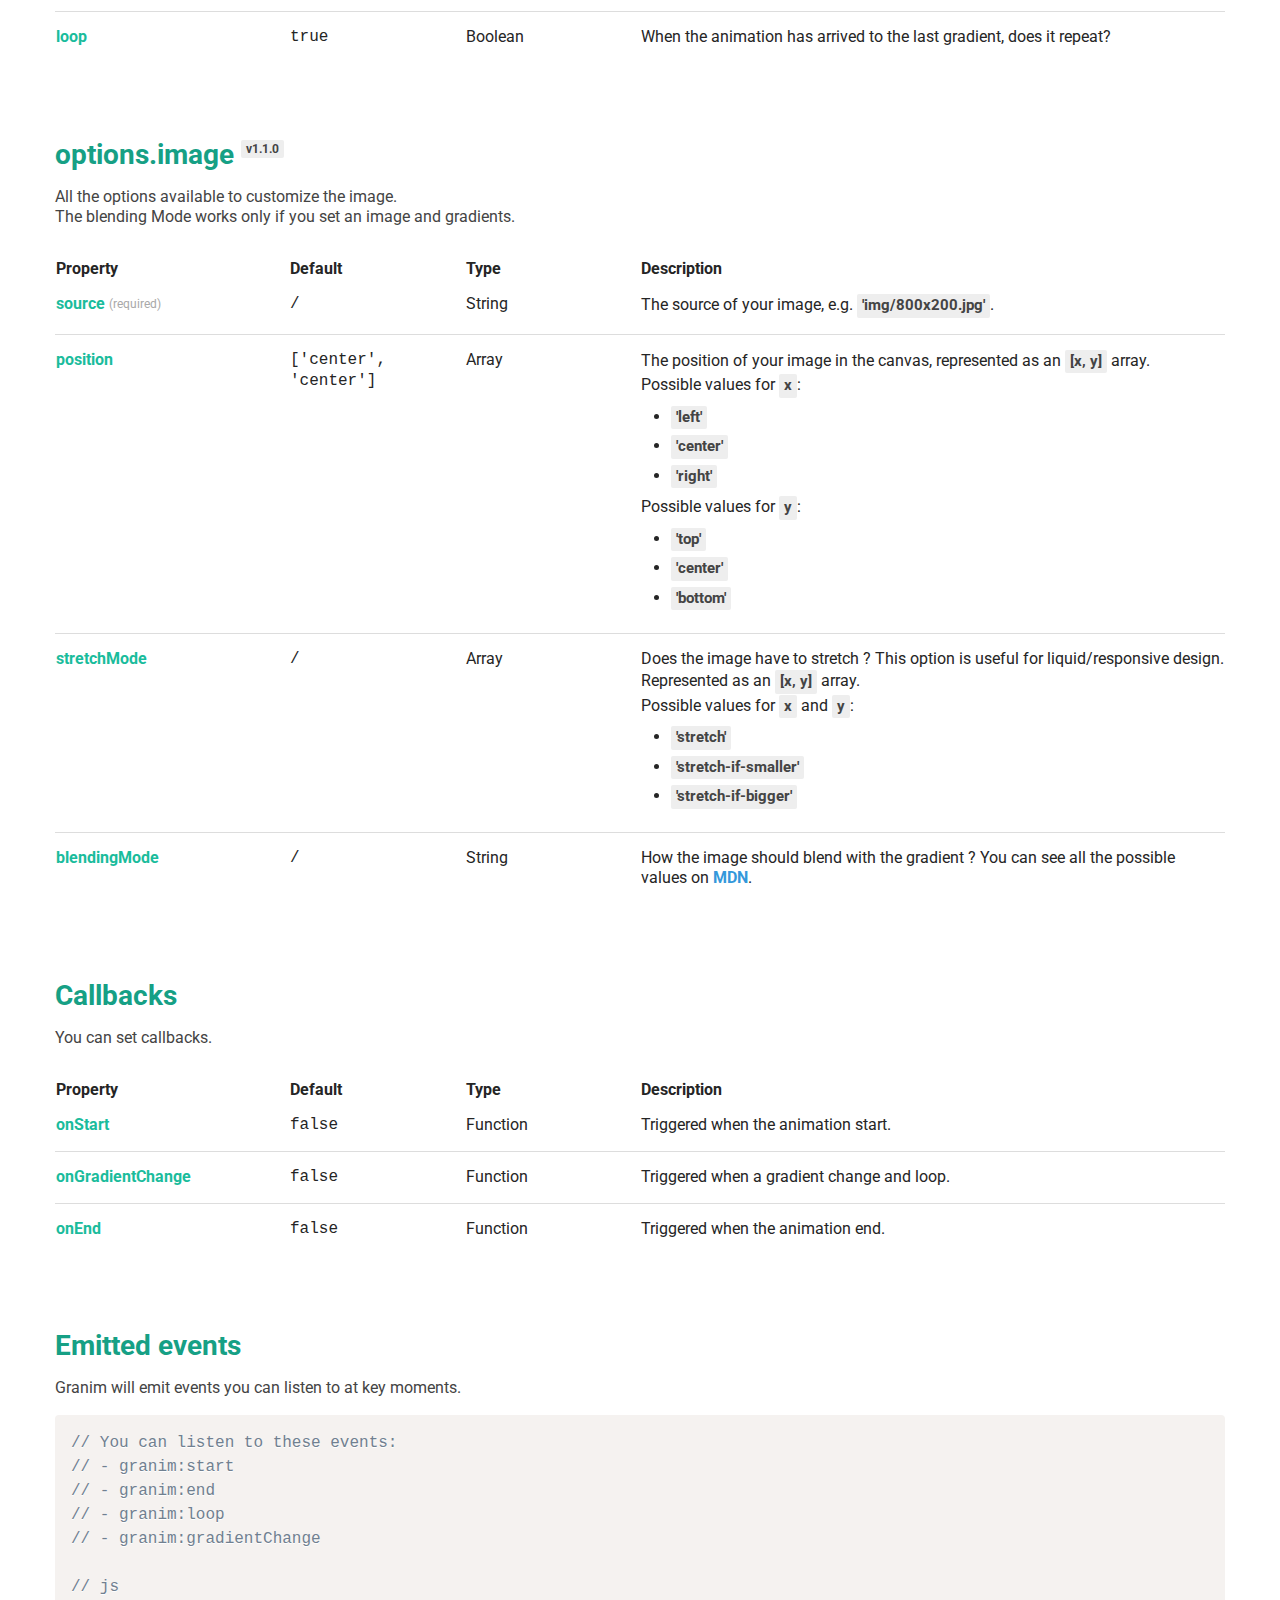
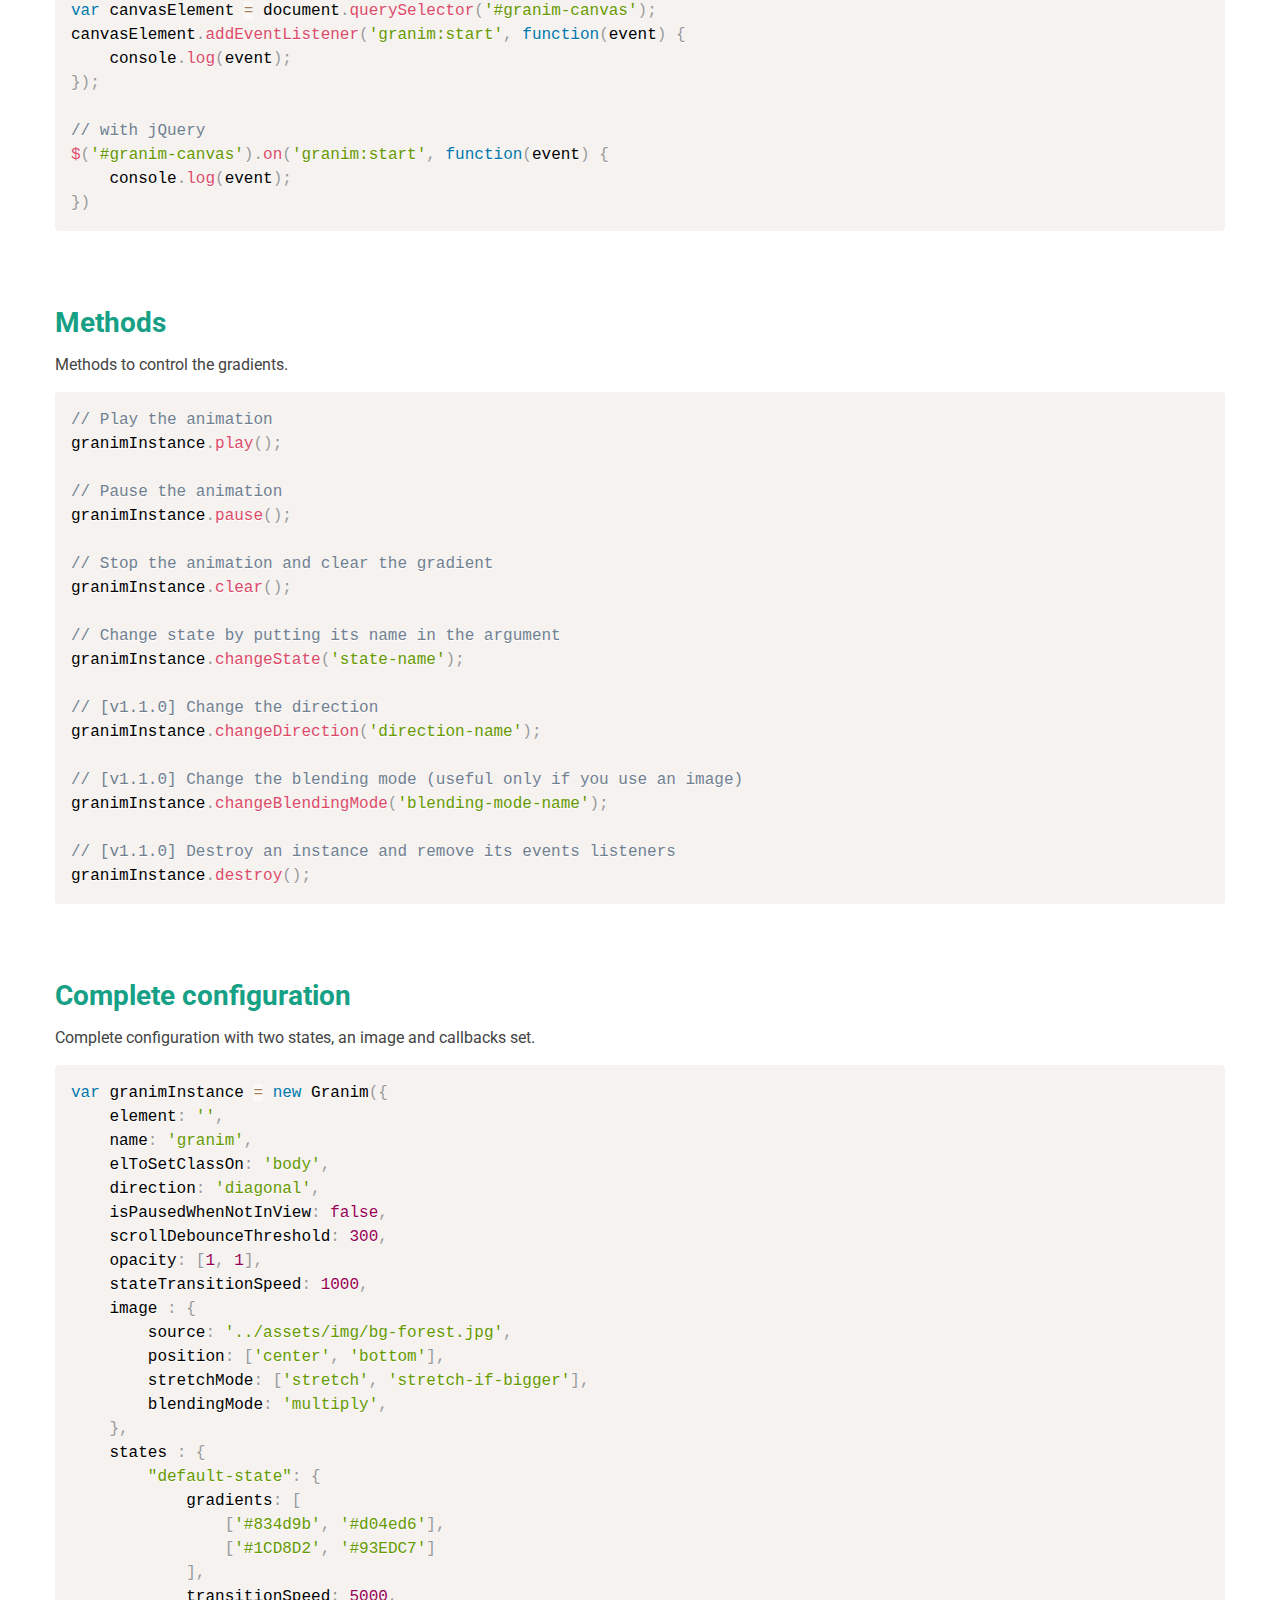
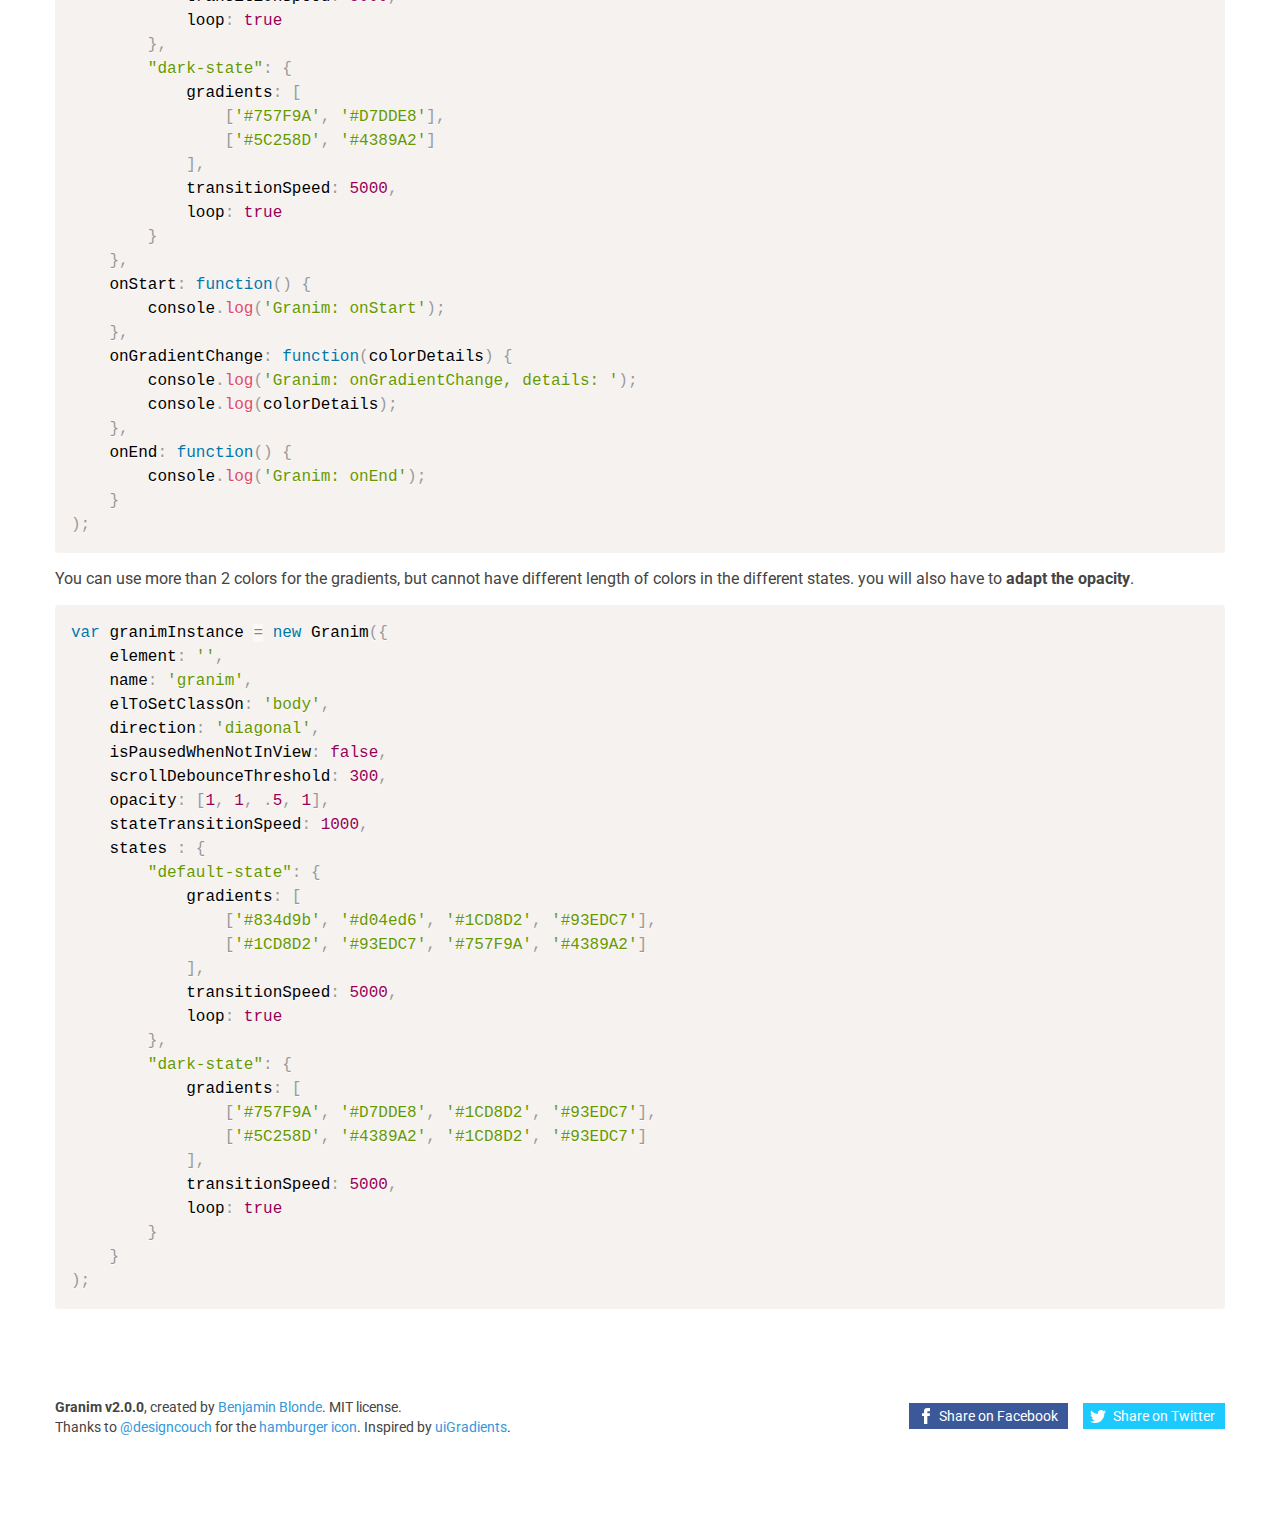
<file: ExternalLibs/granim.js-2.0.0/docs/api-v1.1.1.html>
<!DOCTYPE html><html lang="en"><head><title>API V1.1.1 | Granim.js</title><meta name="description" content="API for granim.js. Gradients animations in javascript."><meta charset="UTF-8"><meta name="viewport" content="user-scalable=no, width=device-width, initial-scale=1, maximum-scale=1"><link type="text/css" rel="stylesheet" href="assets/css/style.css"><link type="text/css" rel="stylesheet" href="https://fonts.googleapis.com/css?family=Roboto:400,400italic,700"><link rel="icon" href="favicon.ico" type="image/x-icon"><!-- Facebook Metas--><meta property="og:url" content="http://sarcadass.github.io/granim.js"><meta property="og:type" content="website"><meta property="og:title" content="Granim.js"><meta property="og:description" content="Create fluid and interactive gradients animations with this small (&lt; 17kB) .js library"><meta property="og:image" content="http://sarcadass.github.io/granim.js/assets/img/social-image.png"><!-- Twitter Metas--><meta property="twitter:card" content="summary_large_image"><meta property="twitter:creator" content="@Sarcadass"><meta property="twitter:title" content="Granim.js"><meta property="twitter:description" content="Create fluid and interactive gradients animations with this small (&lt; 17kB) .js library"><meta property="twitter:image" content="http://sarcadass.github.io/granim.js/assets/img/social-image.png"><meta property="twitter:image:width" content="1200"><meta property="twitter:image:height" content="630"><link type="text/css" rel="stylesheet" href="assets/css/prism.css"></head><body class="api"><header class="main-header"><div class="container clearfix"><div class="bloc-logo"><canvas id="logo-canvas"></canvas><a class="logo-mask" href="index.html">Granim.js</a></div><div class="main-nav"><div class="hamburger-icon"><span></span><span></span><span></span><span></span><span></span><span></span></div><nav><ul class="clearfix"><li><a class="text-link" href="https://github.com/sarcadass/granim.js/releases" target="_blank" rel="external">Download</a></li><li><a class="text-link" id="nav-api" href="api-v2.0.0.html">API</a></li><li><a class="text-link" id="nav-examples" href="examples.html">Examples</a></li><li><a class="github" href="https://github.com/sarcadass/granim.js" target="_blank" title="Github" rel="external"><svg xmlns="http://www.w3.org/2000/svg" viewBox="0 0 25 25">
    <g>
        <path fill-rule="evenodd" clip-rule="evenodd" fill="#221E1B" d="M12.476,0C5.587,0,0,5.586,0,12.476
		c0,5.512,3.575,10.189,8.533,11.842c0.623,0.113,0.853-0.271,0.853-0.604c0-0.296-0.011-1.279-0.017-2.32
		c-3.471,0.754-4.203-1.473-4.203-1.473c-0.568-1.444-1.386-1.827-1.386-1.827c-1.132-0.772,0.085-0.758,0.085-0.758
		c1.253,0.088,1.913,1.286,1.913,1.286c1.113,1.908,2.919,1.356,3.631,1.039c0.112-0.81,0.435-1.358,0.791-1.67
		c-2.771-0.315-5.684-1.385-5.684-6.167c0-1.362,0.487-2.475,1.286-3.349c-0.13-0.314-0.558-1.582,0.121-3.301
		c0,0,1.047-0.336,3.432,1.278c0.995-0.276,2.062-0.415,3.122-0.419c1.061,0.004,2.129,0.143,3.125,0.419
		c2.384-1.614,3.43-1.278,3.43-1.278c0.68,1.719,0.25,2.987,0.122,3.301c0.801,0.874,1.283,1.986,1.283,3.349
		c0,4.792-2.918,5.847-5.696,6.157c0.447,0.385,0.847,1.146,0.847,2.309c0,1.671-0.015,3.015-0.015,3.424
		c0,0.333,0.224,0.723,0.855,0.602c4.957-1.652,8.526-6.329,8.526-11.84C24.953,5.586,19.365,0,12.476,0z"/>
        <path fill="#221E1B" d="M4.726,17.914c-0.028,0.062-0.124,0.081-0.213,0.037c-0.091-0.04-0.142-0.124-0.113-0.188
		c0.028-0.063,0.125-0.082,0.214-0.038C4.705,17.766,4.757,17.852,4.726,17.914L4.726,17.914z M4.572,17.8"/>
        <path fill="#221E1B" d="M5.231,18.477c-0.059,0.057-0.176,0.031-0.255-0.058c-0.081-0.086-0.096-0.202-0.036-0.256
		c0.061-0.058,0.173-0.033,0.256,0.055C5.277,18.306,5.293,18.421,5.231,18.477L5.231,18.477z M5.112,18.351"/>
        <path fill="#221E1B" d="M5.723,19.195c-0.076,0.055-0.201,0.003-0.278-0.105c-0.077-0.112-0.077-0.245,0.001-0.298
		c0.078-0.055,0.201-0.006,0.279,0.103C5.801,19.009,5.801,19.142,5.723,19.195L5.723,19.195z M5.723,19.195"/>
        <path fill="#221E1B" d="M6.397,19.892c-0.069,0.074-0.214,0.055-0.321-0.049c-0.108-0.102-0.14-0.245-0.072-0.319
		c0.07-0.076,0.216-0.054,0.324,0.048C6.437,19.673,6.469,19.815,6.397,19.892L6.397,19.892z M6.397,19.892"/>
        <path fill="#221E1B" d="M7.328,20.294c-0.031,0.097-0.171,0.141-0.313,0.101c-0.141-0.043-0.233-0.158-0.205-0.256
		c0.029-0.099,0.171-0.146,0.313-0.101C7.263,20.08,7.355,20.194,7.328,20.294L7.328,20.294z M7.328,20.294"/>
        <path fill="#221E1B" d="M8.347,20.368c0.004,0.102-0.116,0.188-0.264,0.189c-0.149,0.005-0.271-0.079-0.272-0.181
		c0-0.104,0.117-0.188,0.267-0.19C8.226,20.185,8.347,20.266,8.347,20.368L8.347,20.368z M8.347,20.368"/>
        <path fill="#221E1B" d="M9.297,20.206c0.018,0.1-0.084,0.203-0.232,0.231c-0.145,0.025-0.279-0.036-0.297-0.135
		C8.749,20.2,8.856,20.097,8.999,20.07C9.147,20.044,9.279,20.104,9.297,20.206L9.297,20.206z M9.297,20.206"/>
    </g>
</svg>
</a></li></ul></nav></div></div></header><div class="main-content"><div class="container bloc"><div class="title-bloc"><h1>API <span class="api-version">V1.1.1</span></h1><select id="version-select"><option value="/api-v2.0.0.html">v2.0.0</option><option value="/api-v1.1.1.html">v1.1.1</option></select></div><h2>options</h2><p>All the global options available.</p><table class="api-list"><thead><tr><th>Property</th><th>Default</th><th>Type</th><th>Description</th></tr></thead><tbody><tr><td>element <span class="required">(required)</span></td><td>/</td><td>String or HTMLCanvasElement</td><td>A CSS selector for the <span class="snippet">canvas</span> element or the <span class="snippet">HTMLCanvasElement</span> itself (e.g. <span class="snippet">'#granim-canvas'</span> or <span class="snippet">document.querySelector('#granim-canvas')</span>) that will be used for the gradient animation.</td></tr><tr><td>name</td><td>false</td><td>String</td><td>This is the prefix used for the dark / light class name added
on the <span class="snippet">options.elToSetClassOn</span> element depending on the average gradient lightness,
the class will be updated during the animation.<br><strong>If you don't set a name, the class won't be set.</strong></td></tr><tr><td>elToSetClassOn</td><td>'body'</td><td>String</td><td>The element to set the dark / light class on (e.g. <span class="snippet">'#canvas-wrapper'</span>)<br><strong>Only useful if you set a <span class="snippet">name</span>.</strong></td></tr><tr><td>direction</td><td>'diagonal'</td><td>String</td><td>The orientation of the gradient, you can choose between:<ul><li><span class="snippet">'diagonal'</span></li><li><span class="snippet">'left-right'</span></li><li><span class="snippet">'top-bottom'</span></li><li><span class="snippet">'radial'</span></li></ul></td></tr><tr><td>isPausedWhenNotInView</td><td>false</td><td>Boolean</td><td>Does the animation stop when it's not in window view?<br>
(Despite this parameter, the animation always pause
when changing tab).</td></tr><tr><td>scrollDebounceThreshold <span class="version">v1.1.0</span></td><td>300</td><td>Int</td><td>What is the scroll <a class="link" href="https://css-tricks.com/debouncing-throttling-explained-examples/" target="_blank">debounce</a> threshold (in ms)?<br><strong>Only useful if </strong><span class="snippet">isPausedWhenNotInView</span> is set to <span class="snippet">true</span>.</td></tr><tr><td>opacity <span class="required">(required)</span></td><td>/</td><td>Array of Int</td><td>You can adapt the opacity of each color of the gradient.<br>
if you have two colors <span class="snippet">[1, .5]</span>,
or three <span class="snippet">[1, .5, 1]</span>...</td></tr><tr><td>stateTransitionSpeed</td><td>1000</td><td>Int</td><td>Duration of the animation when changing state.</td></tr><tr><td>defaultStateName</td><td>'default-state'</td><td>String</td><td>The name of the default state.</td></tr><tr><td>states <span class="required">(required)</span></td><td>/</td><td>Object</td><td>Object containing all the states, see more info below.</td></tr><tr><td>image <span class="version">v1.1.0</span></td><td>/</td><td>Object</td><td>Object containing image options, see more info below.</td></tr></tbody></table></div><div class="container bloc"><h2>options.states</h2><p>All the options available to customize the states and the different gradients.<br>
Create a state with the name you want then add these parameters.<br>
By default, the name of your first state is <span class="snippet">'default-state'</span>, you can change it with <span class="snippet">options.defaultStateName</span>.</p><table class="api-list"><thead><tr><th>Property</th><th>Default</th><th>Type</th><th>Description</th></tr></thead><tbody><tr><td>gradients <span class="required">(required)</span></td><td>/</td><td>Array of Arrays</td><td>The different gradients with the different colors
e.g. <span class="snippet">[ ['#FFF', '#000'],
['#000', '#FFF'] ]</span>.<br>
The array can contain only one gradient.</td></tr><tr><td>transitionSpeed</td><td>5000</td><td>Int</td><td>Transition duration between each gradient.</td></tr><tr><td>loop</td><td>true</td><td>Boolean</td><td>When the animation has arrived to the last gradient, does it repeat?</td></tr></tbody></table></div><div class="container bloc" id="options-image"><h2>options.image <span class="version">v1.1.0</span></h2><p>All the options available to customize the image.<br>
The blending Mode works only if you set an image and gradients.</p><table class="api-list"><thead><tr><th>Property</th><th>Default</th><th>Type</th><th>Description</th></tr></thead><tbody><tr><td>source <span class="required">(required)</span></td><td>/</td><td>String</td><td>The source of your image,
e.g. <span class="snippet">'img/800x200.jpg'</span>.</td></tr><tr><td>position</td><td>['center', 'center']</td><td>Array</td><td>The position of your image in the canvas, represented as an <span class="snippet">[x, y]</span> array.<br>
Possible values for <span class="snippet">x</span>:<ul><li><span class="snippet">'left'</span></li><li><span class="snippet">'center'</span></li><li><span class="snippet">'right'</span></li></ul>Possible values for <span class="snippet">y</span>:<ul><li><span class="snippet">'top'</span></li><li><span class="snippet">'center'</span></li><li><span class="snippet">'bottom'</span></li></ul></td></tr><tr><td>stretchMode</td><td>/</td><td>Array</td><td>Does the image have to stretch ? This option is useful for liquid/responsive design.
Represented as an <span class="snippet">[x, y]</span> array.<br>
Possible values for <span class="snippet">x</span> and <span class="snippet">y</span>:<ul><li><span class="snippet">'stretch'</span></li><li><span class="snippet">'stretch-if-smaller'</span></li><li><span class="snippet">'stretch-if-bigger'</span></li></ul></td></tr><tr><td>blendingMode</td><td>/</td><td>String</td><td>How the image should blend with the gradient ?
You can see all the possible values on&nbsp;<a class="link" href="https://developer.mozilla.org/fr/docs/Web/API/CanvasRenderingContext2D/globalCompositeOperation" target="_blank">MDN</a>.</td></tr></tbody></table></div><div class="container bloc"><h2>Callbacks</h2><p>You can set callbacks.</p><table class="api-list"><thead><tr><th>Property</th><th>Default</th><th>Type</th><th>Description</th></tr></thead><tbody><tr><td>onStart</td><td>false</td><td>Function</td><td>Triggered when the animation start.</td></tr><tr><td>onGradientChange</td><td>false</td><td>Function</td><td>Triggered when a gradient change and loop.</td></tr><tr><td>onEnd</td><td>false</td><td>Function</td><td>Triggered when the animation end.</td></tr></tbody></table></div><div class="container bloc"><h2>Emitted events</h2><p>Granim will emit events you can listen to at key moments.</p><pre><code class="language-js">// You can listen to these events:
// - granim:start
// - granim:end
// - granim:loop
// - granim:gradientChange
<br>
// js
var canvasElement = document.querySelector('#granim-canvas');
canvasElement.addEventListener('granim:start', function(event) {
    console.log(event);
});
<br>
// with jQuery
$('#granim-canvas').on('granim:start', function(event) {
    console.log(event);
})</code></pre></div><div class="container bloc"><h2>Methods</h2><p>Methods to control the gradients.</p><pre><code class="language-js">// Play the animation
granimInstance.play();
<br>
// Pause the animation
granimInstance.pause();
<br>
// Stop the animation and clear the gradient
granimInstance.clear();
<br>
// Change state by putting its name in the argument
granimInstance.changeState('state-name');
<br>
// [v1.1.0] Change the direction
granimInstance.changeDirection('direction-name');
<br>
// [v1.1.0] Change the blending mode (useful only if you use an image)
granimInstance.changeBlendingMode('blending-mode-name');
<br>
// [v1.1.0] Destroy an instance and remove its events listeners
granimInstance.destroy();</code></pre></div><div class="container bloc"><h2>Complete configuration</h2><p>Complete configuration with two states, an image and callbacks set.</p><pre><code class="language-js">var granimInstance = new Granim({
    element: '',
    name: 'granim',
    elToSetClassOn: 'body',
    direction: 'diagonal',
    isPausedWhenNotInView: false,
    scrollDebounceThreshold: 300,
    opacity: [1, 1],
    stateTransitionSpeed: 1000,
    image : {
        source: '../assets/img/bg-forest.jpg',
        position: ['center', 'bottom'],
        stretchMode: ['stretch', 'stretch-if-bigger'],
        blendingMode: 'multiply',
    },
    states : {
        "default-state": {
            gradients: [
                ['#834d9b', '#d04ed6'],
                ['#1CD8D2', '#93EDC7']
            ],
            transitionSpeed: 5000,
            loop: true
        },
        "dark-state": {
            gradients: [
                ['#757F9A', '#D7DDE8'],
                ['#5C258D', '#4389A2']
            ],
            transitionSpeed: 5000,
            loop: true
        }
    },
    onStart: function() {
        console.log('Granim: onStart');
    },
    onGradientChange: function(colorDetails) {
        console.log('Granim: onGradientChange, details: ');
        console.log(colorDetails);
    },
    onEnd: function() {
        console.log('Granim: onEnd');
    }
);</code></pre><p>You can use more than 2 colors for the gradients,
but cannot have different length of colors in the
different states. you will also have to
<strong>adapt the opacity</strong>.</p><pre><code class="language-js">var granimInstance = new Granim({
    element: '',
    name: 'granim',
    elToSetClassOn: 'body',
    direction: 'diagonal',
    isPausedWhenNotInView: false,
    scrollDebounceThreshold: 300,
    opacity: [1, 1, .5, 1],
    stateTransitionSpeed: 1000,
    states : {
        "default-state": {
            gradients: [
                ['#834d9b', '#d04ed6', '#1CD8D2', '#93EDC7'],
                ['#1CD8D2', '#93EDC7', '#757F9A', '#4389A2']
            ],
            transitionSpeed: 5000,
            loop: true
        },
        "dark-state": {
            gradients: [
                ['#757F9A', '#D7DDE8', '#1CD8D2', '#93EDC7'],
                ['#5C258D', '#4389A2', '#1CD8D2', '#93EDC7']
            ],
            transitionSpeed: 5000,
            loop: true
        }
    }
);</code></pre></div><div class="footer container bloc clearfix"><p><strong>Granim v<span>2.0.0</span></strong>, created by <a href="https://twitter.com/Sarcadass" target="_blank">Benjamin Blonde</a>.
MIT license.<br>
Thanks to <a href="https://twitter.com/designcouch" target="_blank">@designcouch</a>
for the <a href="https://codepen.io/designcouch/pen/Atyop" target="_blank">hamburger icon</a>.
Inspired by <a href="http://uigradients.com/" target="_blank">uiGradients</a>.</p><div class="bloc-social"><a class="cta-social cta-facebook" href="http://www.facebook.com/sharer.php?u=http://sarcadass.github.io/granim.js" target="_blank"><svg version="1.1" xmlns="http://www.w3.org/2000/svg" x="0px" y="0px" width="16px" height="16px" viewBox="0 0 16 16" enable-background="new 0 0 16 16" xml:space="preserve">
<path d="M8,5.333H6V8h2v8h3.334V8h2.428L14,5.333h-2.666V4.222c0-0.637,0.127-0.889,0.742-0.889H14V0h-2.539
	C9.064,0,8,1.055,8,3.077V5.333z"/>
</svg>
Share on Facebook</a><a class="cta-social cta-twitter" href="https://twitter.com/share?text=Create%20fluid%20and%20interactive%20gradients%20animations%20with%20this%20small%20%28&lt;%2010kB%29%20.js%20library&amp;via=Sarcadass&amp;url=http%3A%2F%2Fsarcadass.github.io%2Fgranim.js" target="_blank"><svg version="1.1" xmlns="http://www.w3.org/2000/svg"x="0px" y="0px" width="16px" height="16px" viewBox="0 0 16 16" enable-background="new 0 0 16 16" xml:space="preserve">
<path d="M16,3.538c-0.588,0.261-1.221,0.437-1.885,0.516c0.677-0.406,1.198-1.049,1.442-1.816c-0.634,0.376-1.337,0.65-2.084,0.797
	c-0.599-0.638-1.452-1.037-2.396-1.037c-2.119,0-3.676,1.977-3.198,4.03c-2.727-0.137-5.146-1.444-6.765-3.43
	c-0.86,1.475-0.446,3.405,1.016,4.383C1.592,6.964,1.085,6.817,0.644,6.571C0.607,8.092,1.698,9.514,3.276,9.83
	C2.814,9.956,2.308,9.985,1.793,9.887C2.21,11.19,3.422,12.14,4.86,12.166c-1.38,1.082-3.119,1.565-4.86,1.36
	C1.453,14.458,3.179,15,5.032,15c6.094,0,9.539-5.146,9.33-9.763C15.003,4.774,15.561,4.195,16,3.538z"/>
</svg>
Share on Twitter</a></div></div></div><script src="assets/js/vendor/jquery-3.1.0.min.js"></script><script src="assets/js/vendor/granim.min.js"></script><script src="assets/js/vendor/prism.js"></script><script type="text/javascript">var pageId = 'api';</script><script src="assets/js/script.js"></script><script type="text/javascript">(function(i, s, o, g, r, a, m) {
  i['GoogleAnalyticsObject'] = r;
  i[r] = i[r] || function() {
    (i[r].q = i[r].q || []).push(arguments)
  }, i[r].l = 1 * new Date();
  a = s.createElement(o),
  m = s.getElementsByTagName(o)[0];
  a.async = 1;
  a.src = g;
  m.parentNode.insertBefore(a, m)
})(window, document, 'script', 'https://www.google-analytics.com/analytics.js', 'ga');
ga('create', 'UA-83387901-1', 'auto');
ga('send', 'pageview');</script></body></html>
</file>
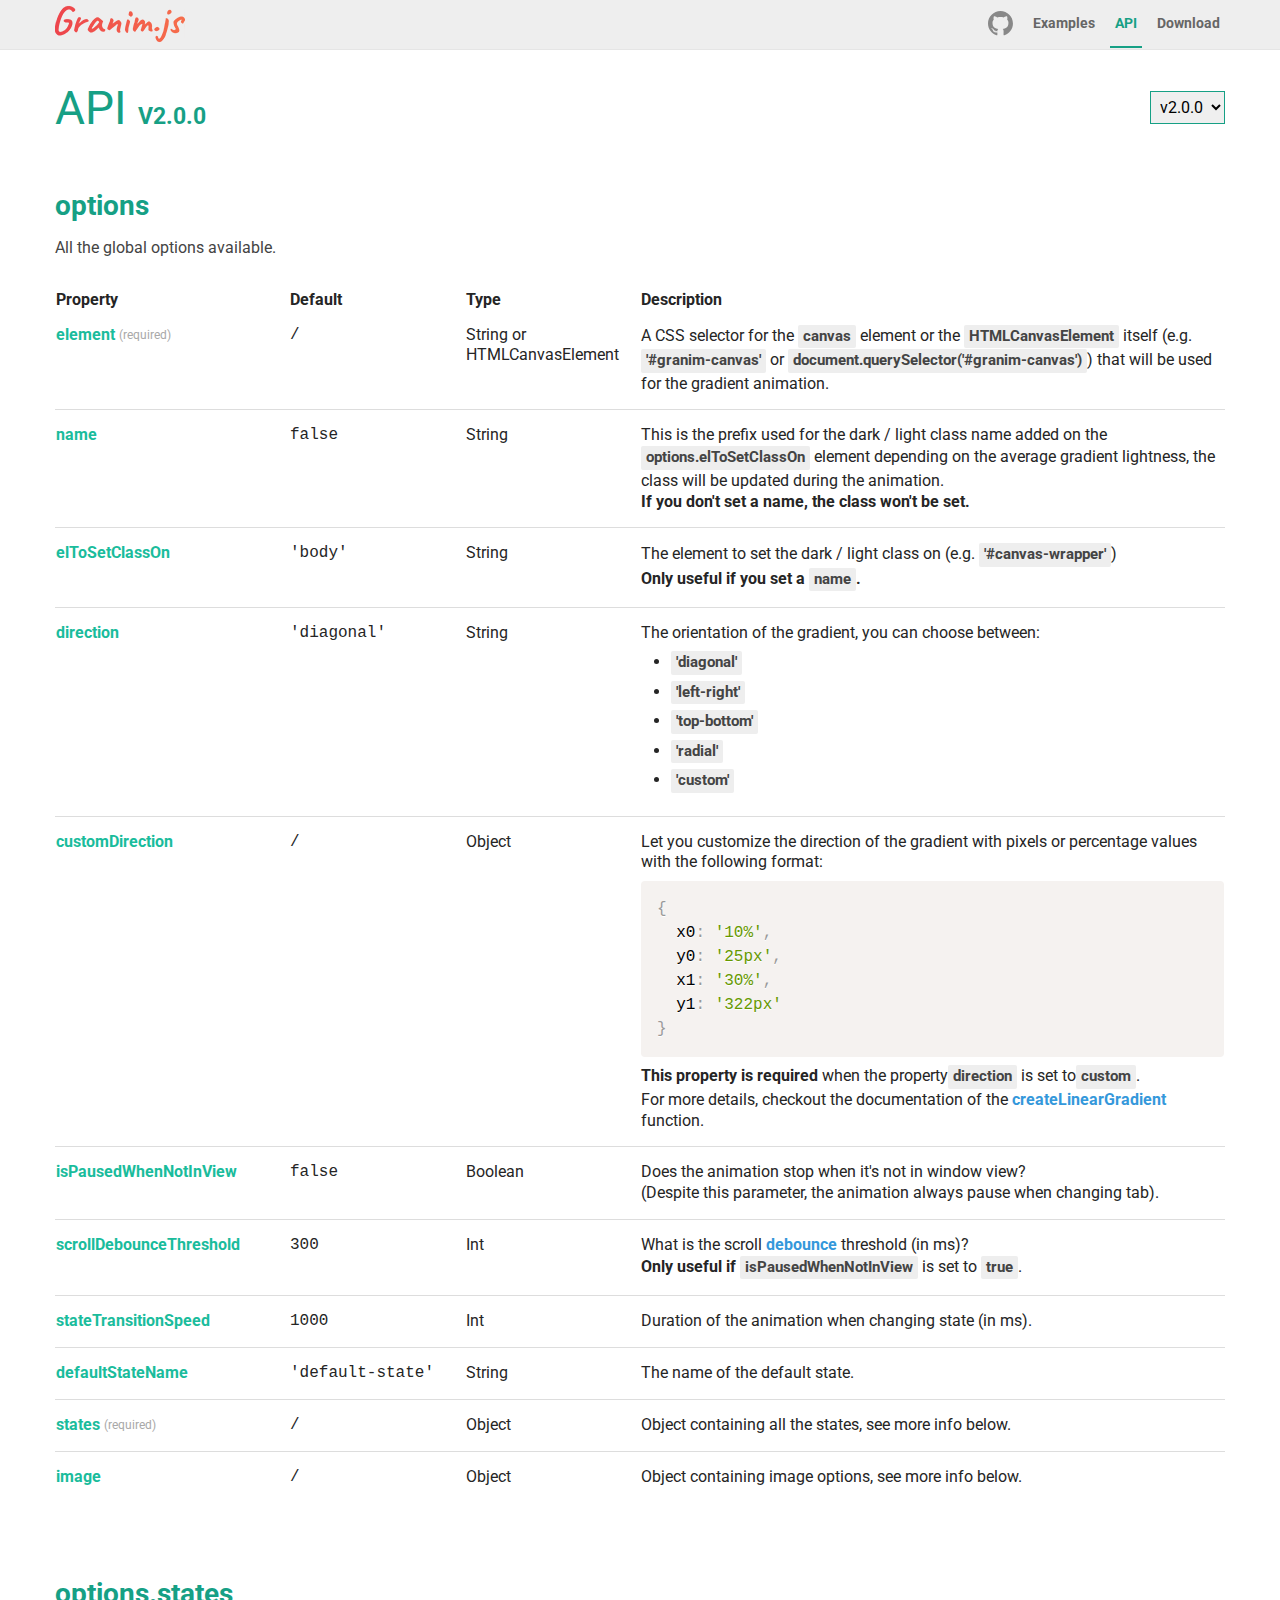
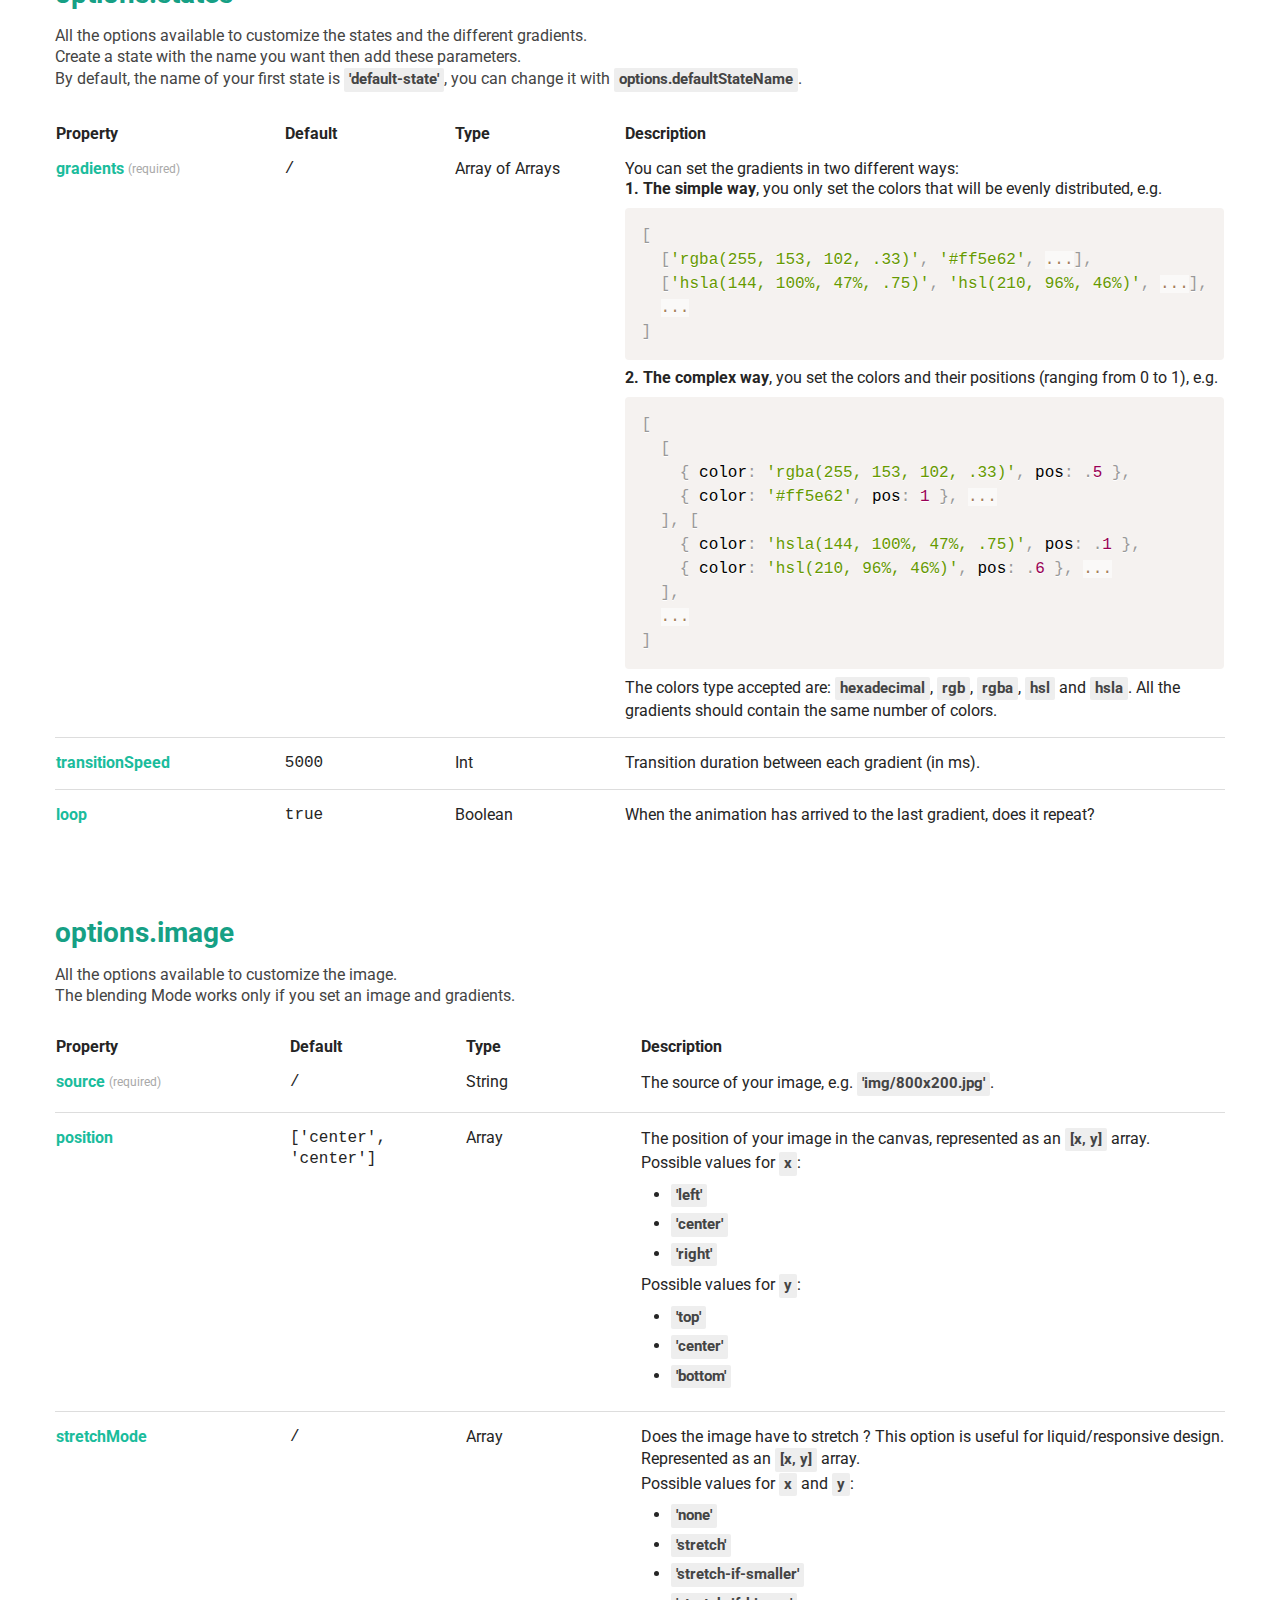
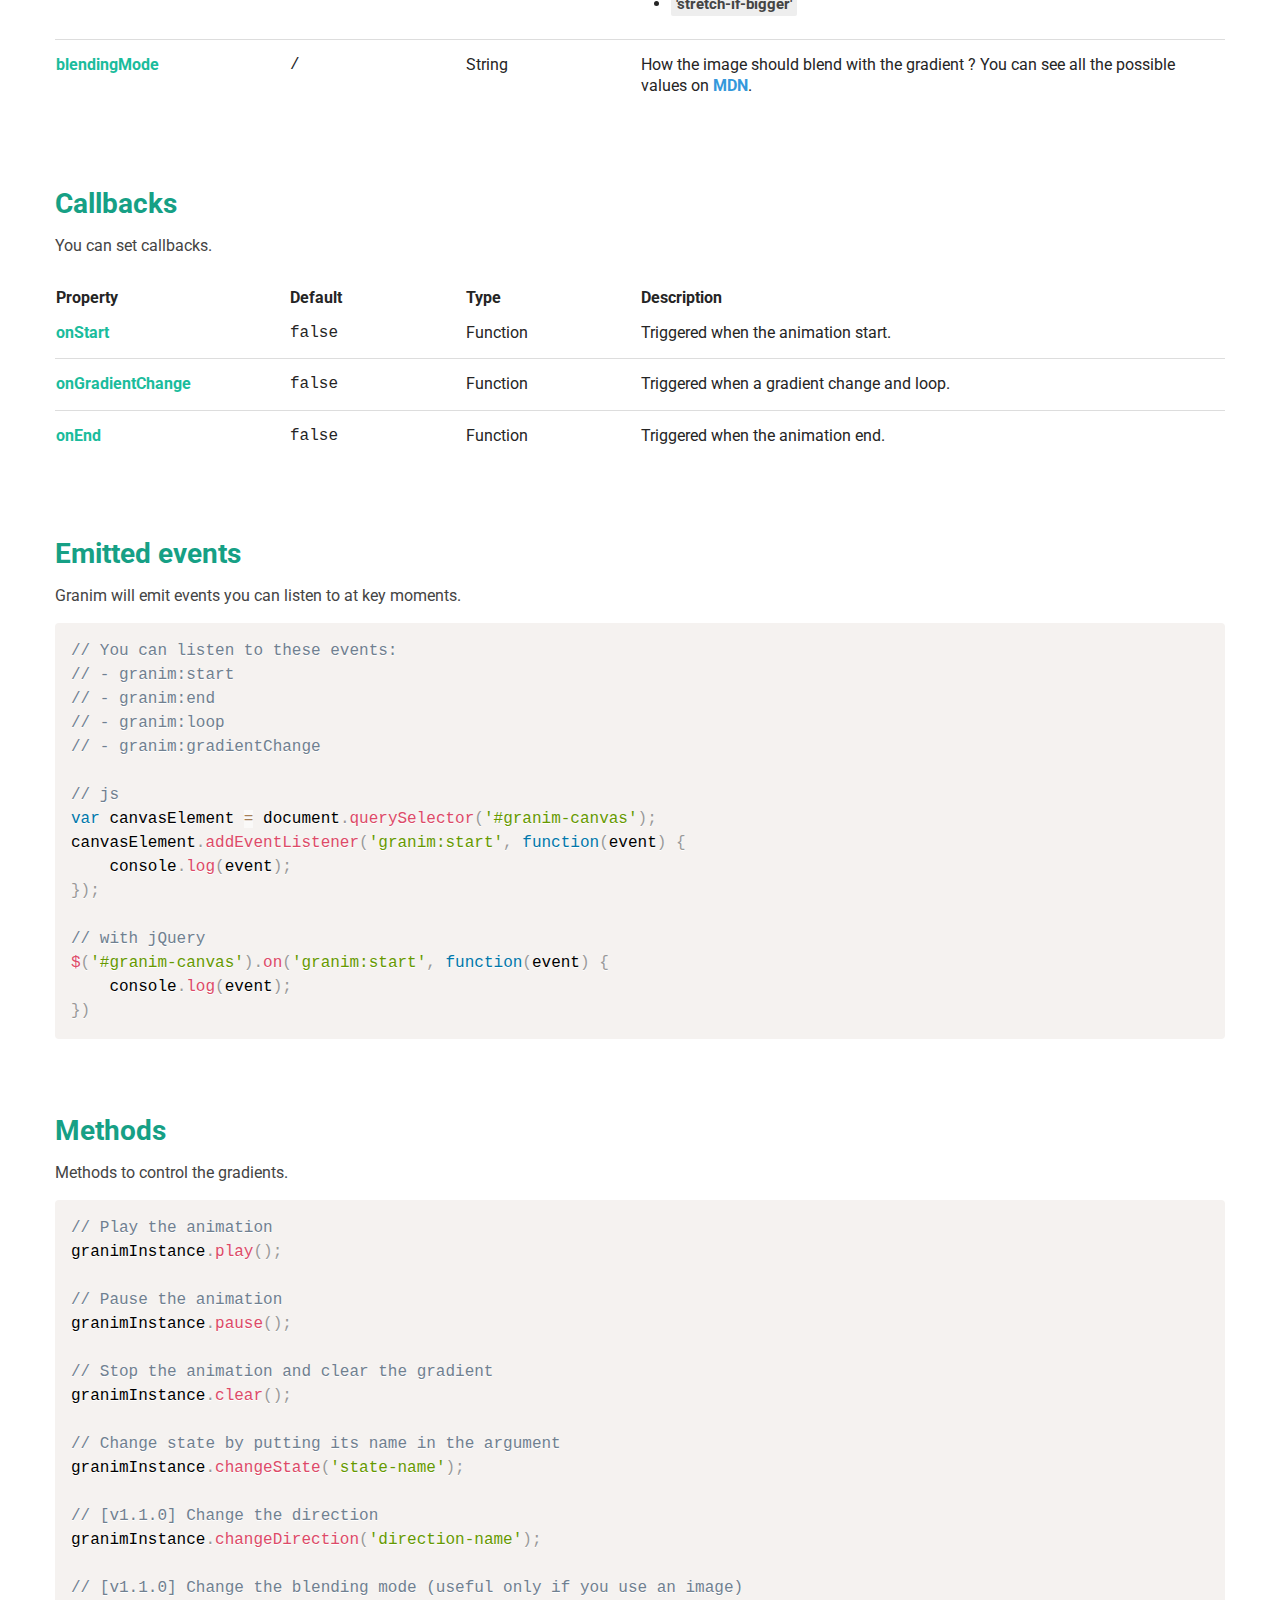
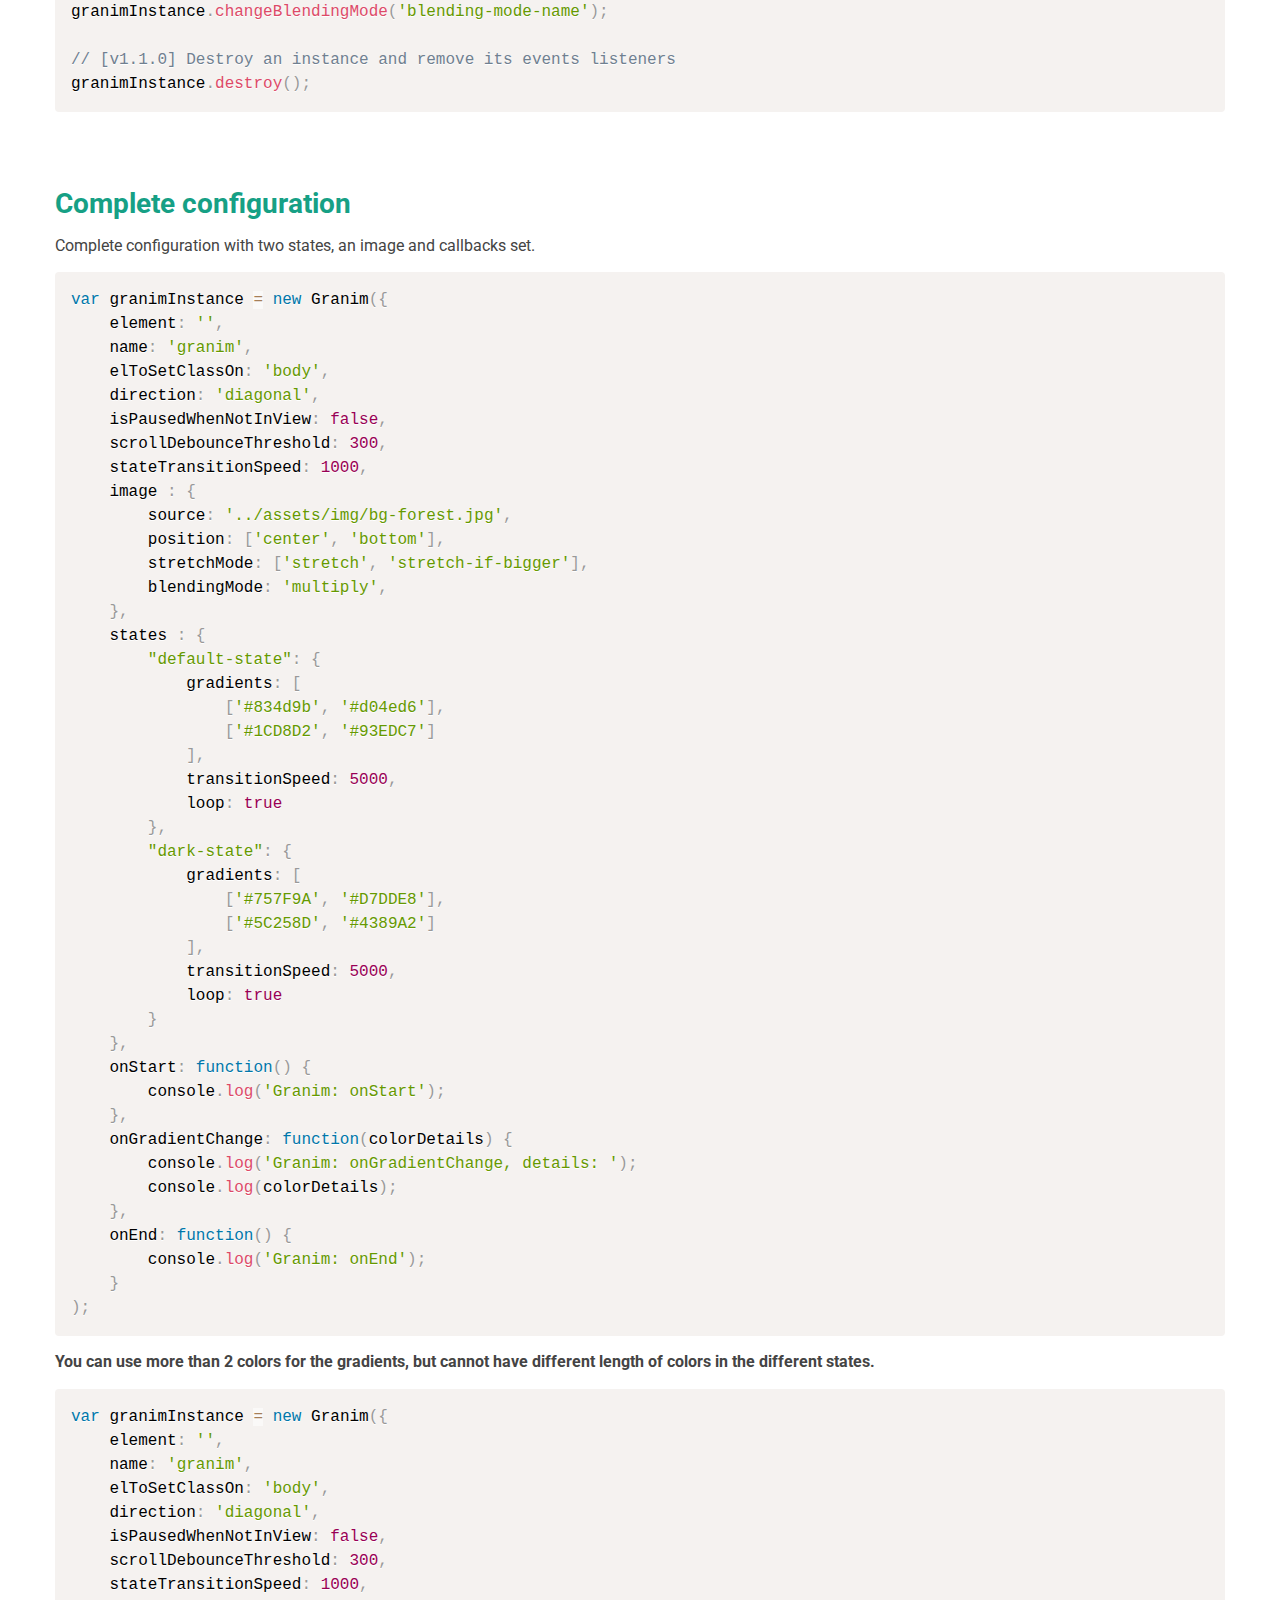
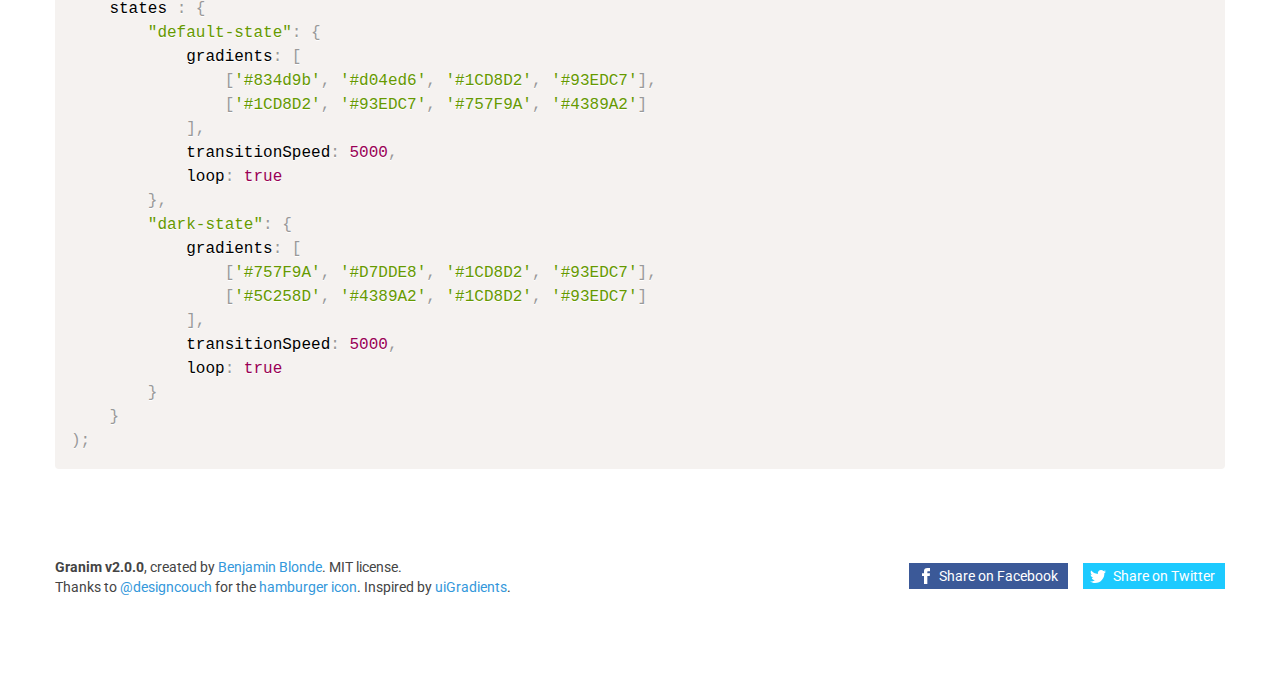
<file: ExternalLibs/granim.js-2.0.0/docs/api-v2.0.0.html>
<!DOCTYPE html><html lang="en"><head><title>API V2.0.0 | Granim.js</title><meta name="description" content="API for granim.js. Gradients animations in javascript."><meta charset="UTF-8"><meta name="viewport" content="user-scalable=no, width=device-width, initial-scale=1, maximum-scale=1"><link type="text/css" rel="stylesheet" href="assets/css/style.css"><link type="text/css" rel="stylesheet" href="https://fonts.googleapis.com/css?family=Roboto:400,400italic,700"><link rel="icon" href="favicon.ico" type="image/x-icon"><!-- Facebook Metas--><meta property="og:url" content="http://sarcadass.github.io/granim.js"><meta property="og:type" content="website"><meta property="og:title" content="Granim.js"><meta property="og:description" content="Create fluid and interactive gradients animations with this small (&lt; 17kB) .js library"><meta property="og:image" content="http://sarcadass.github.io/granim.js/assets/img/social-image.png"><!-- Twitter Metas--><meta property="twitter:card" content="summary_large_image"><meta property="twitter:creator" content="@Sarcadass"><meta property="twitter:title" content="Granim.js"><meta property="twitter:description" content="Create fluid and interactive gradients animations with this small (&lt; 17kB) .js library"><meta property="twitter:image" content="http://sarcadass.github.io/granim.js/assets/img/social-image.png"><meta property="twitter:image:width" content="1200"><meta property="twitter:image:height" content="630"><link type="text/css" rel="stylesheet" href="assets/css/prism.css"></head><body class="api"><header class="main-header"><div class="container clearfix"><div class="bloc-logo"><canvas id="logo-canvas"></canvas><a class="logo-mask" href="index.html">Granim.js</a></div><div class="main-nav"><div class="hamburger-icon"><span></span><span></span><span></span><span></span><span></span><span></span></div><nav><ul class="clearfix"><li><a class="text-link" href="https://github.com/sarcadass/granim.js/releases" target="_blank" rel="external">Download</a></li><li><a class="text-link" id="nav-api" href="api-v2.0.0.html">API</a></li><li><a class="text-link" id="nav-examples" href="examples.html">Examples</a></li><li><a class="github" href="https://github.com/sarcadass/granim.js" target="_blank" title="Github" rel="external"><svg xmlns="http://www.w3.org/2000/svg" viewBox="0 0 25 25">
    <g>
        <path fill-rule="evenodd" clip-rule="evenodd" fill="#221E1B" d="M12.476,0C5.587,0,0,5.586,0,12.476
		c0,5.512,3.575,10.189,8.533,11.842c0.623,0.113,0.853-0.271,0.853-0.604c0-0.296-0.011-1.279-0.017-2.32
		c-3.471,0.754-4.203-1.473-4.203-1.473c-0.568-1.444-1.386-1.827-1.386-1.827c-1.132-0.772,0.085-0.758,0.085-0.758
		c1.253,0.088,1.913,1.286,1.913,1.286c1.113,1.908,2.919,1.356,3.631,1.039c0.112-0.81,0.435-1.358,0.791-1.67
		c-2.771-0.315-5.684-1.385-5.684-6.167c0-1.362,0.487-2.475,1.286-3.349c-0.13-0.314-0.558-1.582,0.121-3.301
		c0,0,1.047-0.336,3.432,1.278c0.995-0.276,2.062-0.415,3.122-0.419c1.061,0.004,2.129,0.143,3.125,0.419
		c2.384-1.614,3.43-1.278,3.43-1.278c0.68,1.719,0.25,2.987,0.122,3.301c0.801,0.874,1.283,1.986,1.283,3.349
		c0,4.792-2.918,5.847-5.696,6.157c0.447,0.385,0.847,1.146,0.847,2.309c0,1.671-0.015,3.015-0.015,3.424
		c0,0.333,0.224,0.723,0.855,0.602c4.957-1.652,8.526-6.329,8.526-11.84C24.953,5.586,19.365,0,12.476,0z"/>
        <path fill="#221E1B" d="M4.726,17.914c-0.028,0.062-0.124,0.081-0.213,0.037c-0.091-0.04-0.142-0.124-0.113-0.188
		c0.028-0.063,0.125-0.082,0.214-0.038C4.705,17.766,4.757,17.852,4.726,17.914L4.726,17.914z M4.572,17.8"/>
        <path fill="#221E1B" d="M5.231,18.477c-0.059,0.057-0.176,0.031-0.255-0.058c-0.081-0.086-0.096-0.202-0.036-0.256
		c0.061-0.058,0.173-0.033,0.256,0.055C5.277,18.306,5.293,18.421,5.231,18.477L5.231,18.477z M5.112,18.351"/>
        <path fill="#221E1B" d="M5.723,19.195c-0.076,0.055-0.201,0.003-0.278-0.105c-0.077-0.112-0.077-0.245,0.001-0.298
		c0.078-0.055,0.201-0.006,0.279,0.103C5.801,19.009,5.801,19.142,5.723,19.195L5.723,19.195z M5.723,19.195"/>
        <path fill="#221E1B" d="M6.397,19.892c-0.069,0.074-0.214,0.055-0.321-0.049c-0.108-0.102-0.14-0.245-0.072-0.319
		c0.07-0.076,0.216-0.054,0.324,0.048C6.437,19.673,6.469,19.815,6.397,19.892L6.397,19.892z M6.397,19.892"/>
        <path fill="#221E1B" d="M7.328,20.294c-0.031,0.097-0.171,0.141-0.313,0.101c-0.141-0.043-0.233-0.158-0.205-0.256
		c0.029-0.099,0.171-0.146,0.313-0.101C7.263,20.08,7.355,20.194,7.328,20.294L7.328,20.294z M7.328,20.294"/>
        <path fill="#221E1B" d="M8.347,20.368c0.004,0.102-0.116,0.188-0.264,0.189c-0.149,0.005-0.271-0.079-0.272-0.181
		c0-0.104,0.117-0.188,0.267-0.19C8.226,20.185,8.347,20.266,8.347,20.368L8.347,20.368z M8.347,20.368"/>
        <path fill="#221E1B" d="M9.297,20.206c0.018,0.1-0.084,0.203-0.232,0.231c-0.145,0.025-0.279-0.036-0.297-0.135
		C8.749,20.2,8.856,20.097,8.999,20.07C9.147,20.044,9.279,20.104,9.297,20.206L9.297,20.206z M9.297,20.206"/>
    </g>
</svg>
</a></li></ul></nav></div></div></header><div class="main-content"><div class="container bloc"><div class="title-bloc"><h1>API <span class="api-version">V2.0.0</span></h1><select id="version-select"><option value="/api-v2.0.0.html">v2.0.0</option><option value="/api-v1.1.1.html">v1.1.1</option></select></div><h2>options</h2><p>All the global options available.</p><table class="api-list"><thead><tr><th>Property</th><th>Default</th><th>Type</th><th>Description</th></tr></thead><tbody><tr><td>element <span class="required">(required)</span></td><td>/</td><td>String or HTMLCanvasElement</td><td>A CSS selector for the <span class="snippet">canvas</span> element or the <span class="snippet">HTMLCanvasElement</span> itself (e.g. <span class="snippet">'#granim-canvas'</span> or <span class="snippet">document.querySelector('#granim-canvas')</span>) that will be used for the gradient animation.</td></tr><tr><td>name</td><td>false</td><td>String</td><td>This is the prefix used for the dark / light class name added
on the <span class="snippet">options.elToSetClassOn</span> element depending on the average gradient lightness,
the class will be updated during the animation.<br><strong>If you don't set a name, the class won't be set.</strong></td></tr><tr><td>elToSetClassOn</td><td>'body'</td><td>String</td><td>The element to set the dark / light class on (e.g. <span class="snippet">'#canvas-wrapper'</span>)<br><strong>Only useful if you set a <span class="snippet">name</span>.</strong></td></tr><tr><td>direction</td><td>'diagonal'</td><td>String</td><td>The orientation of the gradient, you can choose between:<ul><li><span class="snippet">'diagonal'</span></li><li><span class="snippet">'left-right'</span></li><li><span class="snippet">'top-bottom'</span></li><li><span class="snippet">'radial'</span></li><li><span class="snippet">'custom'</span></li></ul></td></tr><tr><td>customDirection</td><td>/</td><td>Object</td><td>Let you customize the direction of the gradient with pixels or percentage values with the following format:<pre><code class="language-js">{
  x0: '10%',
  y0: '25px',
  x1: '30%',
  y1: '322px'
}</code></pre><strong>This property is required</strong> when the property<span class="snippet">direction</span> is set to<span class="snippet">custom</span>.<br>For more details, checkout the documentation of the <a class="link" href="https://developer.mozilla.org/en-US/docs/Web/API/CanvasRenderingContext2D/createLinearGradient" target="_blank">createLinearGradient </a>function.</td></tr><tr><td>isPausedWhenNotInView</td><td>false</td><td>Boolean</td><td>Does the animation stop when it's not in window view?<br>
(Despite this parameter, the animation always pause
when changing tab).</td></tr><tr><td>scrollDebounceThreshold</td><td>300</td><td>Int</td><td>What is the scroll <a class="link" href="https://css-tricks.com/debouncing-throttling-explained-examples/" target="_blank">debounce</a> threshold (in ms)?<br><strong>Only useful if </strong><span class="snippet">isPausedWhenNotInView</span> is set to <span class="snippet">true</span>.</td></tr><tr><td>stateTransitionSpeed</td><td>1000</td><td>Int</td><td>Duration of the animation when changing state (in ms).</td></tr><tr><td>defaultStateName</td><td>'default-state'</td><td>String</td><td>The name of the default state.</td></tr><tr><td>states <span class="required">(required)</span></td><td>/</td><td>Object</td><td>Object containing all the states, see more info below.</td></tr><tr><td>image</td><td>/</td><td>Object</td><td>Object containing image options, see more info below.</td></tr></tbody></table></div><div class="container bloc"><h2>options.states</h2><p>All the options available to customize the states and the different gradients.<br>
Create a state with the name you want then add these parameters.<br>
By default, the name of your first state is <span class="snippet">'default-state'</span>, you can change it with <span class="snippet">options.defaultStateName</span>.</p><table class="api-list"><thead><tr><th>Property</th><th>Default</th><th>Type</th><th>Description</th></tr></thead><tbody><tr><td>gradients <span class="required">(required)</span></td><td>/</td><td>Array of Arrays</td><td>You can set the gradients in two different ways: <br><strong>1. The simple way</strong>, you only set the colors that will be evenly distributed, e.g.<pre><code class="language-js">[
  ['rgba(255, 153, 102, .33)', '#ff5e62', ...],
  ['hsla(144, 100%, 47%, .75)', 'hsl(210, 96%, 46%)', ...],
  ...
]</code></pre><strong>2. The complex way</strong>, you set the colors and their positions (ranging from 0 to 1), e.g.<pre><code class="language-js">[
  [
    { color: 'rgba(255, 153, 102, .33)', pos: .5 },
    { color: '#ff5e62', pos: 1 }, ...
  ], [
    { color: 'hsla(144, 100%, 47%, .75)', pos: .1 },
    { color: 'hsl(210, 96%, 46%)', pos: .6 }, ...
  ],
  ...
]</code></pre>The colors type accepted are: <span class="snippet">hexadecimal</span>,
<span class="snippet">rgb</span>, <span class="snippet">rgba</span>,
<span class="snippet">hsl</span> and <span class="snippet">hsla</span>. <strong></strong>All the gradients should contain the same number of colors.</td></tr><tr><td>transitionSpeed</td><td>5000</td><td>Int</td><td>Transition duration between each gradient (in ms).</td></tr><tr><td>loop</td><td>true</td><td>Boolean</td><td>When the animation has arrived to the last gradient, does it repeat?</td></tr></tbody></table></div><div class="container bloc" id="options-image"><h2>options.image</h2><p>All the options available to customize the image.<br>
The blending Mode works only if you set an image and gradients.</p><table class="api-list"><thead><tr><th>Property</th><th>Default</th><th>Type</th><th>Description</th></tr></thead><tbody><tr><td>source <span class="required">(required)</span></td><td>/</td><td>String</td><td>The source of your image,
e.g. <span class="snippet">'img/800x200.jpg'</span>.</td></tr><tr><td>position</td><td>['center', 'center']</td><td>Array</td><td>The position of your image in the canvas, represented as an <span class="snippet">[x, y]</span> array.<br>
Possible values for <span class="snippet">x</span>:<ul><li><span class="snippet">'left'</span></li><li><span class="snippet">'center'</span></li><li><span class="snippet">'right'</span></li></ul>Possible values for <span class="snippet">y</span>:<ul><li><span class="snippet">'top'</span></li><li><span class="snippet">'center'</span></li><li><span class="snippet">'bottom'</span></li></ul></td></tr><tr><td>stretchMode</td><td>/</td><td>Array</td><td>Does the image have to stretch ? This option is useful for liquid/responsive design.
Represented as an <span class="snippet">[x, y]</span> array.<br>
Possible values for <span class="snippet">x</span> and <span class="snippet">y</span>:<ul><li><span class="snippet">'none'</span></li><li><span class="snippet">'stretch'</span></li><li><span class="snippet">'stretch-if-smaller'</span></li><li><span class="snippet">'stretch-if-bigger'</span></li></ul></td></tr><tr><td>blendingMode</td><td>/</td><td>String</td><td>How the image should blend with the gradient ?
You can see all the possible values on&nbsp;<a class="link" href="https://developer.mozilla.org/fr/docs/Web/API/CanvasRenderingContext2D/globalCompositeOperation" target="_blank">MDN</a>.</td></tr></tbody></table></div><div class="container bloc"><h2>Callbacks</h2><p>You can set callbacks.</p><table class="api-list"><thead><tr><th>Property</th><th>Default</th><th>Type</th><th>Description</th></tr></thead><tbody><tr><td>onStart</td><td>false</td><td>Function</td><td>Triggered when the animation start.</td></tr><tr><td>onGradientChange</td><td>false</td><td>Function</td><td>Triggered when a gradient change and loop.</td></tr><tr><td>onEnd</td><td>false</td><td>Function</td><td>Triggered when the animation end.</td></tr></tbody></table></div><div class="container bloc"><h2>Emitted events</h2><p>Granim will emit events you can listen to at key moments.</p><pre><code class="language-js">// You can listen to these events:
// - granim:start
// - granim:end
// - granim:loop
// - granim:gradientChange
<br>
// js
var canvasElement = document.querySelector('#granim-canvas');
canvasElement.addEventListener('granim:start', function(event) {
    console.log(event);
});
<br>
// with jQuery
$('#granim-canvas').on('granim:start', function(event) {
    console.log(event);
})</code></pre></div><div class="container bloc"><h2>Methods</h2><p>Methods to control the gradients.</p><pre><code class="language-js">// Play the animation
granimInstance.play();
<br>
// Pause the animation
granimInstance.pause();
<br>
// Stop the animation and clear the gradient
granimInstance.clear();
<br>
// Change state by putting its name in the argument
granimInstance.changeState('state-name');
<br>
// [v1.1.0] Change the direction
granimInstance.changeDirection('direction-name');
<br>
// [v1.1.0] Change the blending mode (useful only if you use an image)
granimInstance.changeBlendingMode('blending-mode-name');
<br>
// [v1.1.0] Destroy an instance and remove its events listeners
granimInstance.destroy();</code></pre></div><div class="container bloc"><h2>Complete configuration</h2><p>Complete configuration with two states, an image and callbacks set.</p><pre><code class="language-js">var granimInstance = new Granim({
    element: '',
    name: 'granim',
    elToSetClassOn: 'body',
    direction: 'diagonal',
    isPausedWhenNotInView: false,
    scrollDebounceThreshold: 300,
    stateTransitionSpeed: 1000,
    image : {
        source: '../assets/img/bg-forest.jpg',
        position: ['center', 'bottom'],
        stretchMode: ['stretch', 'stretch-if-bigger'],
        blendingMode: 'multiply',
    },
    states : {
        "default-state": {
            gradients: [
                ['#834d9b', '#d04ed6'],
                ['#1CD8D2', '#93EDC7']
            ],
            transitionSpeed: 5000,
            loop: true
        },
        "dark-state": {
            gradients: [
                ['#757F9A', '#D7DDE8'],
                ['#5C258D', '#4389A2']
            ],
            transitionSpeed: 5000,
            loop: true
        }
    },
    onStart: function() {
        console.log('Granim: onStart');
    },
    onGradientChange: function(colorDetails) {
        console.log('Granim: onGradientChange, details: ');
        console.log(colorDetails);
    },
    onEnd: function() {
        console.log('Granim: onEnd');
    }
);</code></pre><p> <strong>You can use more than 2 colors for the gradients,
but cannot have different length of colors in the
different states.</strong></p><pre><code class="language-js">var granimInstance = new Granim({
    element: '',
    name: 'granim',
    elToSetClassOn: 'body',
    direction: 'diagonal',
    isPausedWhenNotInView: false,
    scrollDebounceThreshold: 300,
    stateTransitionSpeed: 1000,
    states : {
        "default-state": {
            gradients: [
                ['#834d9b', '#d04ed6', '#1CD8D2', '#93EDC7'],
                ['#1CD8D2', '#93EDC7', '#757F9A', '#4389A2']
            ],
            transitionSpeed: 5000,
            loop: true
        },
        "dark-state": {
            gradients: [
                ['#757F9A', '#D7DDE8', '#1CD8D2', '#93EDC7'],
                ['#5C258D', '#4389A2', '#1CD8D2', '#93EDC7']
            ],
            transitionSpeed: 5000,
            loop: true
        }
    }
);</code></pre></div><div class="footer container bloc clearfix"><p><strong>Granim v<span>2.0.0</span></strong>, created by <a href="https://twitter.com/Sarcadass" target="_blank">Benjamin Blonde</a>.
MIT license.<br>
Thanks to <a href="https://twitter.com/designcouch" target="_blank">@designcouch</a>
for the <a href="https://codepen.io/designcouch/pen/Atyop" target="_blank">hamburger icon</a>.
Inspired by <a href="http://uigradients.com/" target="_blank">uiGradients</a>.</p><div class="bloc-social"><a class="cta-social cta-facebook" href="http://www.facebook.com/sharer.php?u=http://sarcadass.github.io/granim.js" target="_blank"><svg version="1.1" xmlns="http://www.w3.org/2000/svg" x="0px" y="0px" width="16px" height="16px" viewBox="0 0 16 16" enable-background="new 0 0 16 16" xml:space="preserve">
<path d="M8,5.333H6V8h2v8h3.334V8h2.428L14,5.333h-2.666V4.222c0-0.637,0.127-0.889,0.742-0.889H14V0h-2.539
	C9.064,0,8,1.055,8,3.077V5.333z"/>
</svg>
Share on Facebook</a><a class="cta-social cta-twitter" href="https://twitter.com/share?text=Create%20fluid%20and%20interactive%20gradients%20animations%20with%20this%20small%20%28&lt;%2010kB%29%20.js%20library&amp;via=Sarcadass&amp;url=http%3A%2F%2Fsarcadass.github.io%2Fgranim.js" target="_blank"><svg version="1.1" xmlns="http://www.w3.org/2000/svg"x="0px" y="0px" width="16px" height="16px" viewBox="0 0 16 16" enable-background="new 0 0 16 16" xml:space="preserve">
<path d="M16,3.538c-0.588,0.261-1.221,0.437-1.885,0.516c0.677-0.406,1.198-1.049,1.442-1.816c-0.634,0.376-1.337,0.65-2.084,0.797
	c-0.599-0.638-1.452-1.037-2.396-1.037c-2.119,0-3.676,1.977-3.198,4.03c-2.727-0.137-5.146-1.444-6.765-3.43
	c-0.86,1.475-0.446,3.405,1.016,4.383C1.592,6.964,1.085,6.817,0.644,6.571C0.607,8.092,1.698,9.514,3.276,9.83
	C2.814,9.956,2.308,9.985,1.793,9.887C2.21,11.19,3.422,12.14,4.86,12.166c-1.38,1.082-3.119,1.565-4.86,1.36
	C1.453,14.458,3.179,15,5.032,15c6.094,0,9.539-5.146,9.33-9.763C15.003,4.774,15.561,4.195,16,3.538z"/>
</svg>
Share on Twitter</a></div></div></div><script src="assets/js/vendor/jquery-3.1.0.min.js"></script><script src="assets/js/vendor/granim.min.js"></script><script src="assets/js/vendor/prism.js"></script><script type="text/javascript">var pageId = 'api';</script><script src="assets/js/script.js"></script><script type="text/javascript">(function(i, s, o, g, r, a, m) {
  i['GoogleAnalyticsObject'] = r;
  i[r] = i[r] || function() {
    (i[r].q = i[r].q || []).push(arguments)
  }, i[r].l = 1 * new Date();
  a = s.createElement(o),
  m = s.getElementsByTagName(o)[0];
  a.async = 1;
  a.src = g;
  m.parentNode.insertBefore(a, m)
})(window, document, 'script', 'https://www.google-analytics.com/analytics.js', 'ga');
ga('create', 'UA-83387901-1', 'auto');
ga('send', 'pageview');</script></body></html>
</file>
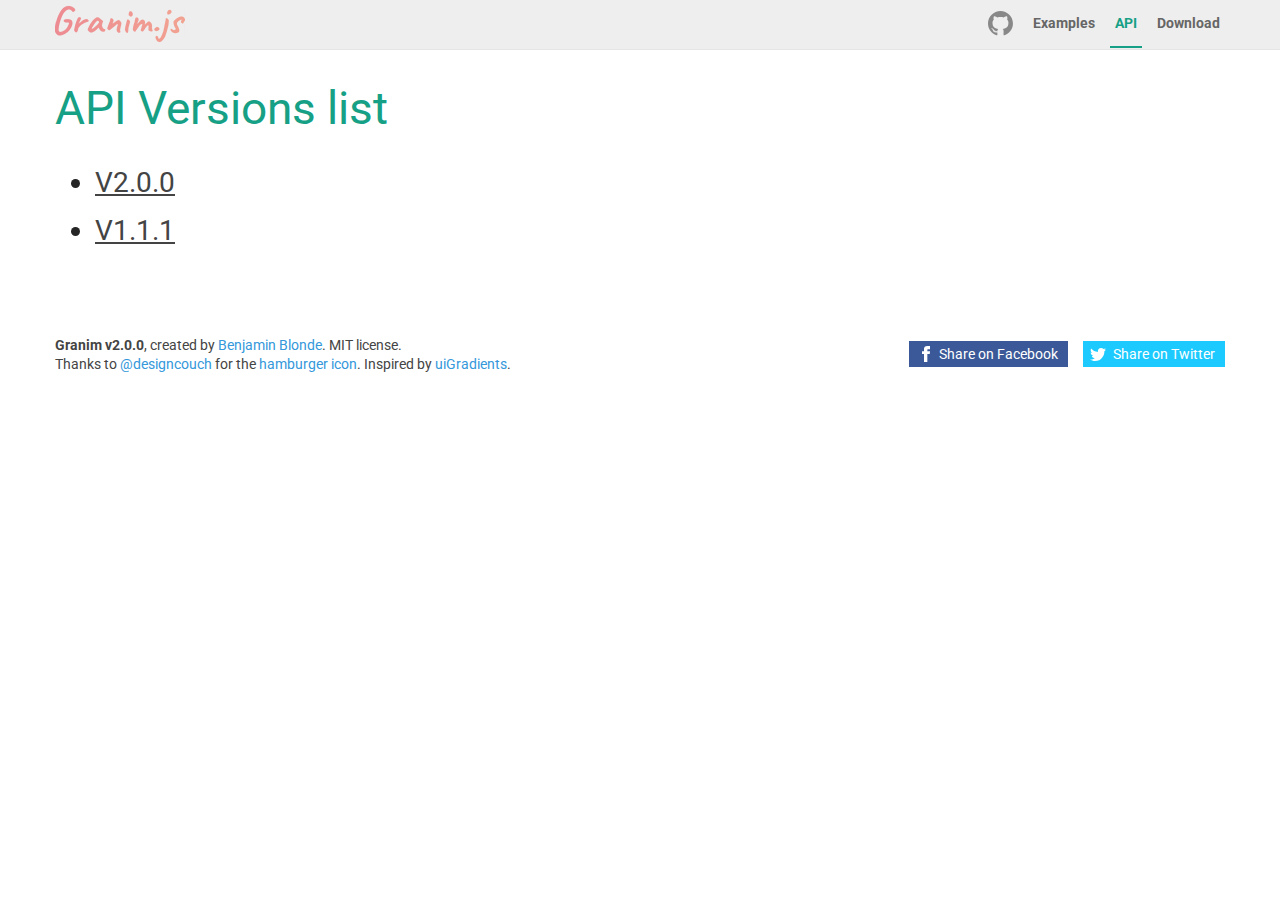
<file: ExternalLibs/granim.js-2.0.0/docs/api.html>
<!DOCTYPE html><html lang="en"><head><title>API | Granim.js</title><meta name="description" content="API for granim.js. Gradients animations in javascript."><meta charset="UTF-8"><meta name="viewport" content="user-scalable=no, width=device-width, initial-scale=1, maximum-scale=1"><link type="text/css" rel="stylesheet" href="assets/css/style.css"><link type="text/css" rel="stylesheet" href="https://fonts.googleapis.com/css?family=Roboto:400,400italic,700"><link rel="icon" href="favicon.ico" type="image/x-icon"><!-- Facebook Metas--><meta property="og:url" content="http://sarcadass.github.io/granim.js"><meta property="og:type" content="website"><meta property="og:title" content="Granim.js"><meta property="og:description" content="Create fluid and interactive gradients animations with this small (&lt; 17kB) .js library"><meta property="og:image" content="http://sarcadass.github.io/granim.js/assets/img/social-image.png"><!-- Twitter Metas--><meta property="twitter:card" content="summary_large_image"><meta property="twitter:creator" content="@Sarcadass"><meta property="twitter:title" content="Granim.js"><meta property="twitter:description" content="Create fluid and interactive gradients animations with this small (&lt; 17kB) .js library"><meta property="twitter:image" content="http://sarcadass.github.io/granim.js/assets/img/social-image.png"><meta property="twitter:image:width" content="1200"><meta property="twitter:image:height" content="630"><link type="text/css" rel="stylesheet" href="assets/css/prism.css"></head><body class="api"><header class="main-header"><div class="container clearfix"><div class="bloc-logo"><canvas id="logo-canvas"></canvas><a class="logo-mask" href="index.html">Granim.js</a></div><div class="main-nav"><div class="hamburger-icon"><span></span><span></span><span></span><span></span><span></span><span></span></div><nav><ul class="clearfix"><li><a class="text-link" href="https://github.com/sarcadass/granim.js/releases" target="_blank" rel="external">Download</a></li><li><a class="text-link" id="nav-api" href="api-v2.0.0.html">API</a></li><li><a class="text-link" id="nav-examples" href="examples.html">Examples</a></li><li><a class="github" href="https://github.com/sarcadass/granim.js" target="_blank" title="Github" rel="external"><svg xmlns="http://www.w3.org/2000/svg" viewBox="0 0 25 25">
    <g>
        <path fill-rule="evenodd" clip-rule="evenodd" fill="#221E1B" d="M12.476,0C5.587,0,0,5.586,0,12.476
		c0,5.512,3.575,10.189,8.533,11.842c0.623,0.113,0.853-0.271,0.853-0.604c0-0.296-0.011-1.279-0.017-2.32
		c-3.471,0.754-4.203-1.473-4.203-1.473c-0.568-1.444-1.386-1.827-1.386-1.827c-1.132-0.772,0.085-0.758,0.085-0.758
		c1.253,0.088,1.913,1.286,1.913,1.286c1.113,1.908,2.919,1.356,3.631,1.039c0.112-0.81,0.435-1.358,0.791-1.67
		c-2.771-0.315-5.684-1.385-5.684-6.167c0-1.362,0.487-2.475,1.286-3.349c-0.13-0.314-0.558-1.582,0.121-3.301
		c0,0,1.047-0.336,3.432,1.278c0.995-0.276,2.062-0.415,3.122-0.419c1.061,0.004,2.129,0.143,3.125,0.419
		c2.384-1.614,3.43-1.278,3.43-1.278c0.68,1.719,0.25,2.987,0.122,3.301c0.801,0.874,1.283,1.986,1.283,3.349
		c0,4.792-2.918,5.847-5.696,6.157c0.447,0.385,0.847,1.146,0.847,2.309c0,1.671-0.015,3.015-0.015,3.424
		c0,0.333,0.224,0.723,0.855,0.602c4.957-1.652,8.526-6.329,8.526-11.84C24.953,5.586,19.365,0,12.476,0z"/>
        <path fill="#221E1B" d="M4.726,17.914c-0.028,0.062-0.124,0.081-0.213,0.037c-0.091-0.04-0.142-0.124-0.113-0.188
		c0.028-0.063,0.125-0.082,0.214-0.038C4.705,17.766,4.757,17.852,4.726,17.914L4.726,17.914z M4.572,17.8"/>
        <path fill="#221E1B" d="M5.231,18.477c-0.059,0.057-0.176,0.031-0.255-0.058c-0.081-0.086-0.096-0.202-0.036-0.256
		c0.061-0.058,0.173-0.033,0.256,0.055C5.277,18.306,5.293,18.421,5.231,18.477L5.231,18.477z M5.112,18.351"/>
        <path fill="#221E1B" d="M5.723,19.195c-0.076,0.055-0.201,0.003-0.278-0.105c-0.077-0.112-0.077-0.245,0.001-0.298
		c0.078-0.055,0.201-0.006,0.279,0.103C5.801,19.009,5.801,19.142,5.723,19.195L5.723,19.195z M5.723,19.195"/>
        <path fill="#221E1B" d="M6.397,19.892c-0.069,0.074-0.214,0.055-0.321-0.049c-0.108-0.102-0.14-0.245-0.072-0.319
		c0.07-0.076,0.216-0.054,0.324,0.048C6.437,19.673,6.469,19.815,6.397,19.892L6.397,19.892z M6.397,19.892"/>
        <path fill="#221E1B" d="M7.328,20.294c-0.031,0.097-0.171,0.141-0.313,0.101c-0.141-0.043-0.233-0.158-0.205-0.256
		c0.029-0.099,0.171-0.146,0.313-0.101C7.263,20.08,7.355,20.194,7.328,20.294L7.328,20.294z M7.328,20.294"/>
        <path fill="#221E1B" d="M8.347,20.368c0.004,0.102-0.116,0.188-0.264,0.189c-0.149,0.005-0.271-0.079-0.272-0.181
		c0-0.104,0.117-0.188,0.267-0.19C8.226,20.185,8.347,20.266,8.347,20.368L8.347,20.368z M8.347,20.368"/>
        <path fill="#221E1B" d="M9.297,20.206c0.018,0.1-0.084,0.203-0.232,0.231c-0.145,0.025-0.279-0.036-0.297-0.135
		C8.749,20.2,8.856,20.097,8.999,20.07C9.147,20.044,9.279,20.104,9.297,20.206L9.297,20.206z M9.297,20.206"/>
    </g>
</svg>
</a></li></ul></nav></div></div></header><div class="main-content"><div class="container bloc"><h1>API Versions list</h1><ul class="api-versions-list"><li><a href="api-v2.0.0.html">V2.0.0</a></li><li><a href="api-v1.1.1.html">V1.1.1</a></li></ul></div><div class="footer container bloc clearfix"><p><strong>Granim v<span>2.0.0</span></strong>, created by <a href="https://twitter.com/Sarcadass" target="_blank">Benjamin Blonde</a>.
MIT license.<br>
Thanks to <a href="https://twitter.com/designcouch" target="_blank">@designcouch</a>
for the <a href="https://codepen.io/designcouch/pen/Atyop" target="_blank">hamburger icon</a>.
Inspired by <a href="http://uigradients.com/" target="_blank">uiGradients</a>.</p><div class="bloc-social"><a class="cta-social cta-facebook" href="http://www.facebook.com/sharer.php?u=http://sarcadass.github.io/granim.js" target="_blank"><svg version="1.1" xmlns="http://www.w3.org/2000/svg" x="0px" y="0px" width="16px" height="16px" viewBox="0 0 16 16" enable-background="new 0 0 16 16" xml:space="preserve">
<path d="M8,5.333H6V8h2v8h3.334V8h2.428L14,5.333h-2.666V4.222c0-0.637,0.127-0.889,0.742-0.889H14V0h-2.539
	C9.064,0,8,1.055,8,3.077V5.333z"/>
</svg>
Share on Facebook</a><a class="cta-social cta-twitter" href="https://twitter.com/share?text=Create%20fluid%20and%20interactive%20gradients%20animations%20with%20this%20small%20%28&lt;%2010kB%29%20.js%20library&amp;via=Sarcadass&amp;url=http%3A%2F%2Fsarcadass.github.io%2Fgranim.js" target="_blank"><svg version="1.1" xmlns="http://www.w3.org/2000/svg"x="0px" y="0px" width="16px" height="16px" viewBox="0 0 16 16" enable-background="new 0 0 16 16" xml:space="preserve">
<path d="M16,3.538c-0.588,0.261-1.221,0.437-1.885,0.516c0.677-0.406,1.198-1.049,1.442-1.816c-0.634,0.376-1.337,0.65-2.084,0.797
	c-0.599-0.638-1.452-1.037-2.396-1.037c-2.119,0-3.676,1.977-3.198,4.03c-2.727-0.137-5.146-1.444-6.765-3.43
	c-0.86,1.475-0.446,3.405,1.016,4.383C1.592,6.964,1.085,6.817,0.644,6.571C0.607,8.092,1.698,9.514,3.276,9.83
	C2.814,9.956,2.308,9.985,1.793,9.887C2.21,11.19,3.422,12.14,4.86,12.166c-1.38,1.082-3.119,1.565-4.86,1.36
	C1.453,14.458,3.179,15,5.032,15c6.094,0,9.539-5.146,9.33-9.763C15.003,4.774,15.561,4.195,16,3.538z"/>
</svg>
Share on Twitter</a></div></div></div><script src="assets/js/vendor/jquery-3.1.0.min.js"></script><script src="assets/js/vendor/granim.min.js"></script><script src="assets/js/vendor/prism.js"></script><script type="text/javascript">var pageId = 'api';</script><script src="assets/js/script.js"></script><script type="text/javascript">(function(i, s, o, g, r, a, m) {
  i['GoogleAnalyticsObject'] = r;
  i[r] = i[r] || function() {
    (i[r].q = i[r].q || []).push(arguments)
  }, i[r].l = 1 * new Date();
  a = s.createElement(o),
  m = s.getElementsByTagName(o)[0];
  a.async = 1;
  a.src = g;
  m.parentNode.insertBefore(a, m)
})(window, document, 'script', 'https://www.google-analytics.com/analytics.js', 'ga');
ga('create', 'UA-83387901-1', 'auto');
ga('send', 'pageview');</script></body></html>
</file>
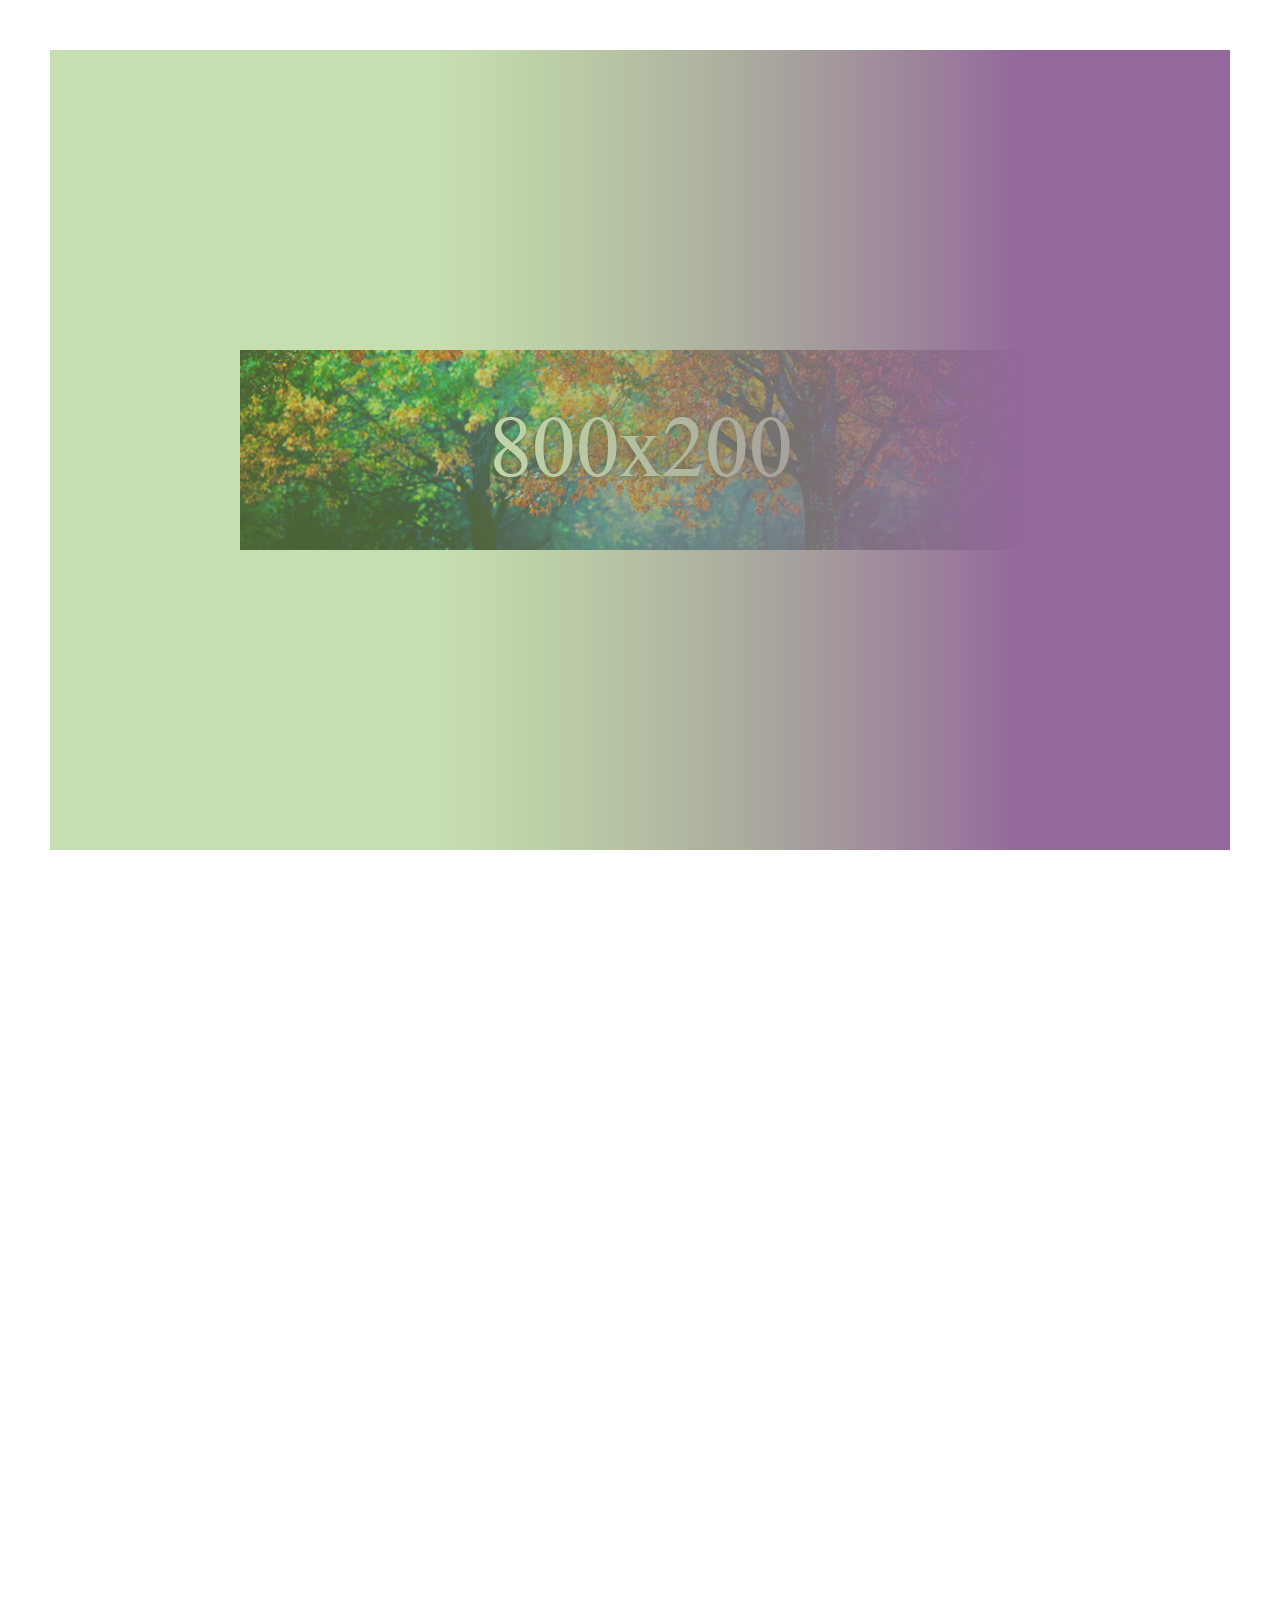
<file: ExternalLibs/granim.js-2.0.0/test/manual-test.html>
<!DOCTYPE html>
<html lang="en">
<head>
	<meta charset="UTF-8">
	<title>Manual test - Granim</title>
	<style>
		body {
			height: 250vh;
			margin: 0;
		}
		#granim-canvas {
			display: block;
			width: calc(100% - 100px);
			min-width: 200px;
			height: calc(100vh - 100px);
			min-height: 100px;
			margin: 50px;
		}
	</style>
</head>
<body>
	<canvas id="granim-canvas"></canvas>
	<script src="../dist/granim.js"></script>
	<script>
		var granimInstance = new Granim({
			element: '#granim-canvas',
			direction: 'left-right',
			customDirection: {
				x0: '50px',
				y0: '00',
				x1: '0',
				y1: '0'
			},
			isPausedWhenNotInView: true,
			scrollDebounceThreshold: 300,
			image: {
				source: 'img/800x200.jpg',
				position: ['center', 'center'],
				stretchMode: ['none', 'stretch-if-bigger'],
				// blendingMode: 'multiply'
			},
			states : {
				"default-state": {
					gradients: [
						[
							{ color: 'rgba(255, 153, 102, .33)', pos: .5 },
							{ color: '#ff5e62', pos: 1 }
						], [
							{ color: 'hsla(144, 100%, 47%, .75)', pos: .1 },
							{ color: 'hsl(210, 96%, 46%)', pos: .6 }
						],
					],
					transitionSpeed: 1000
				},
				
				"default-state2": {
					gradients: [
						[{ color: '#7ffc25', pos: .5 }, { color: 'hsla(144, 100%, 47%, .75)', pos: .8 }],
						[{ color: '#AA076B', pos: .1 }, { color: '#7ffc25', pos: .3 }]
					],
					transitionSpeed: 1000
				}
			}
		});

		setTimeout(function() {
			granimInstance.changeState('default-state2');
			console.log('State Changed');
			
		}, 2000);
	</script>
</body>
</html>
</file>
<file: CSS/home.css>
/* HOME */
#main-canvas {
    position: absolute;
    display: block;
    width: 100%;
    height: 300%;
    top: 0;
    right: 0;
    bottom: 0;
    left: 0;
    z-index: -999999;
}

#home-content-div {
    min-height: 100vh;
    max-height: 100vh;
    text-align: center;
    padding: 17.5% 10% 10%;
}

#h1-hello-name {
    width: auto;
    padding: 0 !important;
    margin: 0 0 -3vh 0 !important;

    font-size: 6vw;
    white-space: pre-line;
    color: var(--secondary);
    font-family: var(--main-font) !important;
}

#h1-hello-surname {
    width: auto;
    padding: 0 !important;
    margin: 0 0 1vh 0 !important;

    font-size: 6vw;
    white-space: pre-line;
    color: var(--secondary);
    font-family: var(--main-font) !important;
}


/* SMALL */

#home-content-div-small {

    min-height: 97.5vh;
    padding: 35vh 10% 10%;
    text-align: center;

}

#h1-hello-name-small {

    width: auto;
    padding: 0 !important;
    margin: 0 0 -1vh 0 !important;

    font-size: 9vw;
    text-align: center;
    white-space: pre-line;
    color: var(--secondary);
    font-family: var(--main-font) !important;
}

#h1-hello-surname-small {

    width: auto;
    margin: 0 0 3vh 0 !important;
    padding: 0 !important;

    font-size: 9vw;
    text-align: center;
    color: var(--secondary);
    font-family: var(--main-font) !important;
}
</file>
<file: CSS/about.css>
/* ABOUT */
#about-canvas {
    position: absolute;
    display: block;
    width: 100%;
    height: 100%;
    top: 0;
    right: 0;
    bottom: 0;
    left: 0;
    z-index: -999999;
}

#about-content-div {
    min-height: 100vh;
    max-height: 100vh;
}

#about-div-in {

    top: 0;
    min-width: 50vw;
    max-width: 50vw;
    min-height: 100vh;
    max-height: 100vh;

    float: left;
    clear: both;

    margin: 0 !important;

    padding: 0 7.5%;

    color: var(--secondary);
}

#about-summ-over-div {
    max-height: 70vh;
    margin: 20vh 0 10vh;
    overflow-y: scroll;
    padding-right: 3vw;
    scrollbar-width: thin;
    box-sizing: border-box;
    scrollbar-color: var(--secondary) var(--primary);
}

/* Width */
#about-summ-over-div::-webkit-scrollbar {
    width: 1px;
}

/* Handle */
#about-summ-over-div::-webkit-scrollbar-thumb {
    background: var(--secondary);
}

#about-summ-over-div h2 {
    margin: 0;
    font-size: 25px;
    word-spacing: -15px;
    color: var(--secondary) !important;
    font-family: var(--main-font) !important;
}

.about-page-expl {

    max-width: 100%;
    hyphens: auto;

    text-align: justify;
    color: var(--secondary) !important;

    font-size: 17px;
    word-break: break-word;
    font-family: var(--secondary-font) !important;
}

.about-a {
    color: white;
    font-weight: bold;
}

.about-a:hover {
    color: #222;
    font-weight: bold;
    text-decoration: underline dotted;
}

/* CONTACTS */

#contacts-div-in {

    min-width: 50vw;
    max-width: 50vw;
    min-height: 100vh;
    max-height: 100vh;

    margin: 0 0 0 auto;

    padding: 25vh 7.5% 7.5%;

    color: var(--primary);
    background-color: transparent;
}

#contacts-summ-over-div {
    height: 60vh;
    max-height: 60vh;
    text-align: center;
}

#contacts-summ-over-div a {
    width: 100%;
    text-align: center;
    text-decoration: none;
}

#contacts-square {

    height: 52.5vh;
    padding: 10vh 0 0;
    background-color: transparent;
}

#contacts-tag {

    text-align: center;
    margin-bottom: 7.5vh;

    font-size: 50px;
    color: var(--secondary);
    font-family: var(--main-font) !important;
}

.contact {

    width: auto;
    margin-bottom: 1vh;

    font-size: 30px;
    text-align: center;
    color: var(--secondary);
    font-family: var(--code-font) !important;
}

#contacts-summ-over-div a:hover {
    text-decoration: underline dotted var(--tertiary);
}

#contacts-summ-over-div a:hover:after {
    text-decoration: none;
}

/* SMALL */

#about-div-in-small {

    width: 100vw;
    margin: 0 !important;
    padding: 15vh 12.5%;

    color: var(--secondary);
    background-color: rgba(0, 0, 0, 0.6);
}

#about-summ-over-div-small {
    padding-right: 2vw;
    scrollbar-width: thin;
    scrollbar-color: var(--secondary) var(--primary);
}

#about-summ-over-div-small h2 {
    margin: 0 0 3vh 0;
    font-size: 6vh;
    word-spacing: -15px;
    text-align: center;
    color: var(--secondary) !important;
    font-family: var(--main-font) !important;
}

.about-page-expl-small {

    max-width: 100%;
    hyphens: auto;

    text-align: justify;
    color: var(--secondary) !important;

    font-size: 18px;
    word-break: break-word;
    font-family: var(--secondary-font) !important;
}

/* ------------------------------------------------ */

#contact-div-small {
    width: 100%;
}

#contacts-div-in-small {
    margin: 5% 5%;
    padding: 12.5vh 15%;
    border: 2px dotted var(--tertiary);
    background-color: rgba(var(--secondary-rgb), 0.6);
}

#contacts-tag-small {

    text-align: center;
    margin-bottom: 8vh;

    font-size: 7vh;
    color: #363636 !important;
    font-family: var(--main-font) !important;
}

.contact-small {

    margin-bottom: 1vh;

    font-size: 4.5vh;
    text-align: center;
    color: #333 !important;
    font-family: var(--secondary-font) !important;
}

#contacts-summ-over-div-small a:hover {
    text-decoration: 3px underline dotted var(--tertiary);
}

#contacts-summ-over-div-small a:hover:after {
    text-decoration: none;
}
</file>
<file: CSS/common.css>
@font-face {
    font-family: "Hack";
    src: url("../Fonts/Hack-Regular.ttf");
}

:root {
    --primary: #ffbab7; /* #00868B;  1b2845 */
    --secondary: #EBEBD3;
    --secondary-rgb: 235, 235, 211;
    --tertiary: #333333;

    --code-foreground: var(--secondary);
    --code-background: #5296A5;
    --code-background-rgb: 11, 11, 11;

    --main-font: 'Major Mono Display', monospace;
    --secondary-font: 'Raleway', sans-serif;
    --special-font: 'Inria Sans', sans-serif;
    --code-font: 'Hack', monospace;
}

html {
    scroll-behavior: smooth;
}

body {
    overflow: hidden;
    scrollbar-width: thin;
    background-color: transparent !important;
    scrollbar-color: var(--primary) var(--secondary);
}

/* Width */
body::-webkit-scrollbar {
    width: 0;
}
</file>
<file: CSS/projects.css>
/* PROJECT PAGE */

#project-content-div {
    min-height: 94vh;
    max-height: 94vh;

    margin: 0 !important;
}

#project-page-div {

    top: 0;
    width: 50vw;
    min-height: 94vh;
    max-height: 94vh;

    float: left;
    clear: both;

    margin: 0 !important;

    padding: 12.5vh 7.5% 7.5%;

    color: var(--primary);
    background-color: transparent;
}

#project-code-div {

    top: 0;
    width: 50vw;
    min-height: 94vh;
    max-height: 94vh;

    margin: 0 0 0 auto;

    padding: 12.5vh 3% 5% 5%;
    background-color: rgba(var(--secondary-rgb), 0.85);
}

#project-page-proj-code {

    padding: 0.2% 0.5%;
    display:inline-block;

    background-size: 0 0;
    background: linear-gradient(
            to left, var(--secondary) 0%,
            var(--secondary) 100%
    ) repeat-y 0 100%;
    transition: background-size .75s;

    font-size: 1.75vw;
    color: var(--tertiary);
    font-family: var(--main-font) !important;
}

#project-page-proj-name {

    padding: 0.5%;
    margin-top: -0.25%;
    display:inline-block;

    background-size: 0;
    background: linear-gradient(
            to left, var(--secondary) 0%,
            var(--secondary) 100%
    ) repeat-y 0 100%;
    transition: background-size .75s;

    color: var(--tertiary);
    font-size: 2.5vw;
    font-family: var(--main-font) !important;
}

.proj-page-effect {

    background-size: 100% 10px !important;
    color: var(--tertiary) !important;
}

#project-page-proj-text {

    max-width: 34vw;
    min-height: 43vh;
    max-height: 43vh;
    margin-top: 7.5%;
    padding-right: 2vw;

    text-align: justify;
    overflow:auto;
    color: var(--secondary) !important;

    font-size: 18px;
    font-family: var(--secondary-font) !important;
}

/* Width */
#project-page-proj-text::-webkit-scrollbar {
    width: 1px;
}

/* Handle */
#project-page-proj-text::-webkit-scrollbar-thumb {
    background: var(--secondary);
}

#proj-button-row {
    max-width: 33vw;
    margin: 3.5vh 0 0;
}

.project-button {

    width: 7.5vw;
    padding: 5px 10px;

    border: 0;
    color: var(--tertiary);

    background-size: 0 0;
    background: linear-gradient(
            to left, var(--secondary) 0%,
            var(--secondary) 100%
    ) repeat-y 0 100%;
    transition: background-size .75s;

    font-size: 17px;
    font-weight: bold;
    font-family: var(--secondary-font) !important;
}

#prev-butt {
    margin-right: 18vw;
}

#prev-butt:focus{outline:none;}
#next-butt:focus{outline:none;}

#github-div {
    margin: 3.5vh 0 0;
}

#github-text {
    margin-right: 1vw;

    font-size: 17px;
    color: var(--secondary);
    border-bottom: 2px solid var(--secondary);
    font-family: var(--secondary-font) !important;
}

.project-button-effect {
    background-size: 100% 10px !important;
}

#project-code-over-div {
    height: 64vh;
    max-height: 65vh;
    overflow-y: scroll;
    padding-right: 2vw;
    scrollbar-width: thin;
    scrollbar-color: var(--primary) var(--secondary);
}

/* Width */
#project-code-over-div::-webkit-scrollbar {
    width: 1px;
}

/* Handle */
#project-code-over-div::-webkit-scrollbar-thumb {
    background: var(--tertiary);
}

#code-tag {

    margin-bottom: 3vh;
    padding-right: 2.5vw;

    font-size: 35px;
    color: var(--tertiary) !important;
    font-family: var(--main-font) !important;
}

.subsession-title {
    margin-top: 3.5vh;
    margin-bottom: .5vh;

    font-size: 20px;
    font-weight: bold;
    color: var(--tertiary) !important;
    font-family: var(--secondary-font) !important;
}

.subproject-title {
    margin-top: 3.5vh;
    margin-bottom: .5vh;

    font-size: 18px;
    font-weight: bold;
    color: #464646 !important;
    font-family: var(--secondary-font) !important;
}

.project-page-proj-expl {

    max-width: 100%;

    text-align: justify;
    color: var(--tertiary) !important;

    font-size: 18px;
    word-break: break-word;
    text-align-last: left;
    font-family: var(--secondary-font) !important;
}

.project-page-proj-code {

    max-width: 100%;

    padding: 5% 7.5%;

    font-size: 14px;
    line-height: 1.4;
    text-align: justify;
    word-break: break-word;
    color: var(--code-foreground) !important;
    font-family: var(--code-font) !important;
    background-color: rgba(var(--code-background-rgb), 0.85);
    border-radius: 3px;
}

.project-page-proj-img {
    width: 100%;
    margin-top: 5%;
    margin-bottom: 5%;
    border: 3px solid black;
}
</file>
<file: CSS/header_footer.css>
/* HEADER BIG */
.navbar {

    top: 0;
    width: 100vw;
    z-index: 50000;
    position: fixed;

    margin: 0 !important;
    padding: 0 !important;
}

#navbar-row {

    top: 0;
    width: 100vw;
    z-index: 50000;
    position: fixed;

    margin: 0 !important;
    padding: 3vh !important;
    padding-left: 1.5vw !important;
    padding-right: 2vw !important;

    background-color: transparent;
}

.nav-item {
    margin-left: 1.5vw;
    padding-left: 0.5vw;
    padding-right: 0.5vw;
}

.nav-link {

    float: left;
    padding: 0 !important;

    font-weight: bold;
    font-size: 17px !important;
    font-family: var(--secondary-font) !important;
}

.current {
    padding: 0 !important;
}

.current li {
    color: var(--secondary);
    border-bottom: 3px solid var(--secondary);
}

.external li {

    background: linear-gradient(to left, var(--secondary) 0%, var(--secondary) 100%) repeat-y 0 100%;

    background-size: 0 0;
    transition: background-size .5s;

    text-decoration: none;
    color: var(--secondary);
}

.external li:hover {
    background-size: 100% 100px;
}

.external:hover li {
    color: var(--tertiary) !important;
}

/* FOOTER */
#footer-div-site {

    max-height: 6vh;

    padding: 1%;
    display: block;
    margin-top: auto;

    background-color: transparent;
}

#copyright {
    display: block !important;
}

#copyright-text {

    margin: 0;
    float: left !important;

    font-weight: bold;
    color: var(--secondary);
    font-family: var(--secondary-font) !important;
}

#copyright-text h6 {
    font-size: 13px;
    font-weight: bold;
    margin: 0 0.4vw 0 0;
}

#copyright-sy {
    margin-left: 5px !important;

    font-weight: bold;
    color: var(--secondary);
    font-family: var(--secondary-font) !important;
}

#copyright-sy h6 {
    margin: 0;
    font-size: 13px;
    font-weight: bold;
}
</file>
<file: ExternalLibs/granim.js-2.0.0/docs/assets/css/style.css>
body{margin:0;font-family:Roboto,Helvetica,Arial,sans-serif;color:#252525}h1,h2,h3{color:#16a085}h1{font-size:2.875em;font-weight:400}h2{font-size:1.75em;margin-bottom:10px}h2 .version{font-size:12px}pre{border-radius:4px}.clearfix:after{visibility:hidden;display:block;font-size:0;content:" ";clear:both;height:0}* html .clearfix{zoom:1}*:first-child+html .clearfix{zoom:1}.snippet{display:inline-block;background-color:#eee;padding:2px 5px;margin-bottom:1px;border-radius:2px;color:#444;font-size:15px;font-weight:bold}.version{display:inline-block;padding:2px 5px;border-radius:2px;font-weight:bold;font-size:10px;vertical-align:super;background-color:#eee;color:#444}.link{color:#3498db;font-weight:bold;text-decoration:none}.container{width:1200px;max-width:100%;padding:0 15px;margin:0 auto;box-sizing:border-box}.bloc{margin-bottom:75px}@media screen and (max-width: 767px){.bloc{margin-bottom:50px}}.bloc p{color:#444;line-height:1.3}.tab-titles{list-style:none;padding:0;margin:0 0 -2px}.tab-titles li{display:inline-block}.tab-titles li.active{background-color:#f5f2f0;border-radius:4px 4px 0 0}.tab-titles li.active a{font-weight:bold}.tab-titles li a{display:inline-block;padding:10px 20px 12px;text-decoration:none;color:#333}.tab-content{background-color:#f5f2f0;border-radius:4px}.tab-content .tab{padding:15px;display:none}.tab-content .tab.active{display:block}@media screen and (max-width: 767px){pre{font-size:75%}}.cta-social{position:relative;font-size:14px;display:inline-block;color:#fff;padding:5px 10px 5px 30px;text-decoration:none;margin-right:15px}.cta-social:last-child{margin-right:0}.cta-social.cta-facebook{background-color:#3b5998;transition:background .3s}@media screen and (min-width: 768px){.cta-social.cta-facebook:hover{background-color:#4264aa}}.cta-social.cta-facebook svg{position:absolute;left:7px}.cta-social.cta-facebook svg path{fill:#fff}.cta-social.cta-twitter{background-color:#1dcaff;transition:background .3s}@media screen and (min-width: 768px){.cta-social.cta-twitter:hover{background-color:#37d0ff}}.cta-social.cta-twitter svg{position:absolute;left:7px}.cta-social.cta-twitter svg path{fill:#fff}a.github{display:inline-block;width:25px;height:25px;margin:11px 5px 0 0}@media screen and (max-width: 767px){a.github{margin:0;padding:9px 0;height:inherit}}a.github svg{height:25px}a.github svg:hover path{fill:#1abc9c}a.github svg path{fill:#888;transition:fill .3s}.main-header{position:fixed;width:100%;height:49px;border-bottom:solid 1px #e5e5e5;top:0;background-color:#eee;z-index:10}.main-header .bloc-logo{visibility:hidden}.main-header .main-nav{height:49px;float:right}@media screen and (max-width: 767px){.main-header .main-nav.open nav{display:block;position:absolute;left:0;right:0;background-color:#f5f5f5;top:50px;box-shadow:0 5px 5px rgba(0,0,0,0.15)}}.main-header .main-nav nav{text-align:right}@media screen and (max-width: 767px){.main-header .main-nav nav{display:none}}.main-header .main-nav nav ul{padding:0;margin:0;list-style-type:none}.main-header .main-nav nav ul li{display:block;float:right;margin-right:10px}.main-header .main-nav nav ul li:first-child{margin-right:0}@media screen and (max-width: 767px){.main-header .main-nav nav ul li{float:none;text-align:center}}.main-header .main-nav nav a{display:inline-block;margin-left:10px;font-size:14px;color:#666;font-weight:bold;text-decoration:none;transition-property:color, border;transition-duration:.3s}.main-header .main-nav nav a:first-child{margin-left:0}.main-header .main-nav nav a.text-link:hover{color:#1abc9c}@media screen and (min-width: 768px){.main-header .main-nav nav a.text-link:hover{border-color:#1abc9c}}.main-header .main-nav nav a.text-link{padding:15px 5px}@media screen and (min-width: 768px){.main-header .main-nav nav a.text-link{border-bottom:solid 2px #eee}}.main-header .main-nav nav a.text-link.active,.main-header .main-nav nav a.text-link.active:hover{color:#16a085}@media screen and (min-width: 768px){.main-header .main-nav nav a.text-link.active,.main-header .main-nav nav a.text-link.active:hover{border-color:#16a085}}.main-header .main-nav .hamburger-icon{position:relative;width:35px;height:27px;margin-top:10px;-webkit-transform:rotate(0deg);-moz-transform:rotate(0deg);-o-transform:rotate(0deg);transform:rotate(0deg);-webkit-transition:.5s ease-in-out;-moz-transition:.5s ease-in-out;-o-transition:.5s ease-in-out;transition:.5s ease-in-out;cursor:pointer;opacity:.75}@media screen and (min-width: 768px){.main-header .main-nav .hamburger-icon{display:none}}.main-header .main-nav .hamburger-icon.open span:nth-child(1),.main-header .main-nav .hamburger-icon.open span:nth-child(6){-webkit-transform:rotate(45deg);-moz-transform:rotate(45deg);-o-transform:rotate(45deg);transform:rotate(45deg)}.main-header .main-nav .hamburger-icon.open span:nth-child(2),.main-header .main-nav .hamburger-icon.open span:nth-child(5){-webkit-transform:rotate(-45deg);-moz-transform:rotate(-45deg);-o-transform:rotate(-45deg);transform:rotate(-45deg)}.main-header .main-nav .hamburger-icon.open span:nth-child(1){left:5px;top:7px}.main-header .main-nav .hamburger-icon.open span:nth-child(2){left:calc(50% - 3px);top:7px}.main-header .main-nav .hamburger-icon.open span:nth-child(3){left:-50%;opacity:0}.main-header .main-nav .hamburger-icon.open span:nth-child(4){left:100%;opacity:0}.main-header .main-nav .hamburger-icon.open span:nth-child(5){left:5px;top:17px}.main-header .main-nav .hamburger-icon.open span:nth-child(6){left:calc(50% - 3px);top:17px}.main-header .main-nav .hamburger-icon span{display:block;position:absolute;height:5px;width:50%;background:#16a085;opacity:1;-webkit-transform:rotate(0deg);-moz-transform:rotate(0deg);-o-transform:rotate(0deg);transform:rotate(0deg);-webkit-transition:.25s ease-in-out;-moz-transition:.25s ease-in-out;-o-transition:.25s ease-in-out;transition:.25s ease-in-out}.main-header .main-nav .hamburger-icon span:nth-child(even){left:50%;border-radius:0 9px 9px 0}.main-header .main-nav .hamburger-icon span:nth-child(odd){left:0;border-radius:9px 0 0 9px}.main-header .main-nav .hamburger-icon span:nth-child(1),.main-header .main-nav .hamburger-icon span:nth-child(2){top:0}.main-header .main-nav .hamburger-icon span:nth-child(3),.main-header .main-nav .hamburger-icon span:nth-child(4){top:11px}.main-header .main-nav .hamburger-icon span:nth-child(5),.main-header .main-nav .hamburger-icon span:nth-child(6){top:22px}.bloc-logo{position:relative;width:130px;height:49px;float:left}.bloc-logo canvas,.bloc-logo .logo-mask{display:block;width:130px;height:49px}.bloc-logo .logo-mask{position:absolute;height:50px;margin:-1px 0 0;top:0;left:0;background-size:130px;background-image:url("../img/logo-mask.png");text-indent:-9999px}@media (-webkit-min-device-pixel-ratio: 1.5), (min-resolution: 144dpi){.bloc-logo .logo-mask{background-image:url("../img/logo-mask@2x.png")}}@media screen and (max-width: 767px){.footer{margin-top:-15px}}.footer p{width:50%;float:left;font-size:14px;line-height:1.4}@media screen and (max-width: 767px){.footer p{font-size:12px}}.footer p a{color:#3498db;text-decoration:none}.footer p a:hover{color:#75b9e7}.footer .bloc-social{width:50%;margin-top:19px;float:left;text-align:right}@media screen and (max-width: 767px){.footer p,.footer .bloc-social{float:none;text-align:center}.footer p{width:100%}.footer .bloc-social{width:290px;margin-left:auto;margin-right:auto}.footer .bloc-social .cta-facebook{margin:0 0 15px}}body.home{position:absolute;top:0;right:0;bottom:0;left:0;overflow:hidden}body.home.background-gradient-light .content-wrapper{color:#111;fill:#111}body.home.background-gradient-dark .content-wrapper{color:#eee;fill:#eee}body.home #canvas-wrapper{position:absolute;width:100%;height:100%;top:0;right:0;bottom:0;left:0}body.home #canvas-wrapper #granim-canvas{position:absolute;width:100%;height:100%;z-index:-1;background-size:cover;background-position:0 85%}body.home #canvas-wrapper .content-wrapper{text-align:center;transition-property:color, fill;transition-duration:1.5s;visibility:hidden;font-size:16px}@media screen and (max-width: 767px){body.home #canvas-wrapper .content-wrapper{font-size:13px}}body.home #canvas-wrapper .content-wrapper .title{margin:0;overflow:hidden}body.home #canvas-wrapper .content-wrapper .title svg{display:block;width:768px;max-width:90%;margin:0 auto}@media screen and (max-width: 991px){body.home #canvas-wrapper .content-wrapper .title svg{width:500px}}body.home #canvas-wrapper .content-wrapper .title span.name{text-indent:9999px;display:block;height:0}body.home #canvas-wrapper .content-wrapper .description{margin:20px 0 25px;line-height:1.5}body.home #canvas-wrapper .content-wrapper .description .app-size{font-size:90%}body.home #canvas-wrapper .content-wrapper nav a{display:inline-block;padding:5px 10px;margin-right:15px;border:solid 1px;color:inherit;text-transform:uppercase;text-decoration:none;box-shadow:0 0 0;transition:box-shadow 1s}body.home #canvas-wrapper .content-wrapper nav a:last-child{margin-right:0}body.home #canvas-wrapper .content-wrapper nav a:hover{box-shadow:0 0 5px}body.home.background-gradient-light #social-wrapper .github path{fill:#111}body.home.background-gradient-dark #social-wrapper .github path{fill:#fff}body.home #social-wrapper{position:fixed;text-align:right;top:15px;right:15px}body.home #social-wrapper .github{padding:0;margin:0 15px 0 0;vertical-align:middle}body.home #social-wrapper .github path{fill:#111}@media screen and (max-width: 767px){body.home #social-wrapper .github{width:30px;margin:0}body.home #social-wrapper .cta-social{display:none}}body.home #social-wrapper path{transition:fill 1.5s}body.home.background-gradient-light #home-footer{color:#111}body.home.background-gradient-dark #home-footer{color:#fff}body.home #home-footer{position:absolute;box-sizing:border-box;width:100%;padding:10px;bottom:0;left:0;line-height:18px;font-size:12px;text-align:right;transition:color 1.5s}body.home #home-footer strong{font-size:14px}body.home #home-footer a{display:inline-block;color:inherit}@media screen and (max-width: 767px){body.home #home-footer{font-size:10px;line-height:16px}body.home #home-footer strong{font-size:12px}}body.examples{padding-top:50px}.sandbox{position:relative;height:300px;border:solid 2px #eee;border-radius:4px;background-color:#eee}.sandbox canvas{position:absolute;display:block;width:100%;height:100%;top:0;right:0;bottom:0;left:0;border-radius:4px}.sandbox-footer{position:relative;display:flex;align-items:baseline;padding:10px 20px;background-color:#f5f2f0;margin-top:-4px;border-radius:0 0 4px 4px;z-index:1}.sandbox-footer .option{font-size:14px;font-weight:bold;margin-right:15px}.sandbox-footer .option:last-child{margin-right:0}.sandbox-footer .option input[type=checkbox]{position:relative;top:2px}.sandbox-footer .option select{margin-left:5px}.code-wrapper{margin-top:30px}#canvas-image{background-image:url("../img/bg-forest.jpg");background-position-x:50%}.canvas-image-wrapper{height:100px;background-color:#eee;text-align:center}.canvas-image-wrapper .bloc-logo{display:inline-block;margin-top:25px;float:none}.canvas-interactive-wrapper{text-align:center}.canvas-interactive-wrapper .cta-wrapper{margin-top:136px}.canvas-interactive-wrapper .cta-wrapper span{position:relative;display:inline-block;margin-right:50px;z-index:1}.canvas-interactive-wrapper .cta-wrapper span:last-child{margin-right:0}.canvas-interactive-wrapper .cta-wrapper span a{display:inline-block;padding:3px 7px;border:solid 1px transparent;text-decoration:none;font-size:17px;color:#222;transition:border .3s}.canvas-interactive-wrapper .cta-wrapper span a.active{border-color:#222}@media screen and (min-width: 769px){.canvas-interactive-wrapper .cta-wrapper span a:hover{border-color:rgba(0,0,0,0.25)}.canvas-interactive-wrapper .cta-wrapper span a.active:hover{border-color:#222}}@media screen and (max-width: 767px){.canvas-interactive-wrapper .cta-wrapper{margin-top:91px}.canvas-interactive-wrapper .cta-wrapper span{display:block;margin:0 0 20px}.canvas-interactive-wrapper .cta-wrapper span:last-child{margin-bottom:0}.canvas-interactive-wrapper .cta-wrapper span a{font-size:15px}}body.api{padding-top:50px}.api-versions-list li{font-size:1.75em;margin-bottom:15px}.api-versions-list li a{color:#444}.api-versions-list li a:hover{color:#16a085}.title-bloc{display:flex;justify-content:space-between;align-items:center}.title-bloc .api-version{font-size:.5em;font-weight:bold}.title-bloc #version-select{padding:5px;border-color:#16a085;font-size:1em;font-family:Roboto,Helvetica,Arial,sans-serif}table.api-list{width:100%;text-align:left;border-spacing:0}@media screen and (min-width: 768px){table.api-list{margin-top:30px}}table.api-list tr:last-child td{border-bottom:none}table.api-list th{text-align:left}table.api-list td{padding-top:15px;vertical-align:top;line-height:1.3}table.api-list td:nth-child(2){font-family:Consolas, Monaco, 'Andale Mono', 'Ubuntu Mono', monospace}@media screen and (min-width: 768px){table.api-list td{padding-bottom:15px;border-bottom:solid 1px #ddd}}table.api-list td:nth-child(1){color:#1abc9c;font-weight:bold}@media screen and (min-width: 768px){table.api-list td:nth-child(1){width:20%}table.api-list td:nth-child(2){width:15%}table.api-list td:nth-child(3){width:15%}table.api-list td:nth-child(4){width:50%}}table.api-list td .required{font-size:12px;font-weight:normal;color:#a9a9a9;vertical-align:middle}table.api-list ul{padding-left:30px;margin:7px 0}table.api-list ul li{margin-bottom:5px}table.api-list ul li:last-child{margin-bottom:0}@media screen and (max-width: 767px){table.api-list thead{display:none}table.api-list tr{display:block;padding-bottom:15px;border-bottom:solid 1px #ddd}table.api-list tr:last-child{border-bottom:none}table.api-list td{display:block}table.api-list td:before{font-weight:bold}table.api-list td:nth-child(2):before{content:"Default: "}table.api-list td:nth-child(3):before{content:"Type: "}table.api-list td:nth-child(4):before{content:"Description: "}}
</file>
<file: ExternalLibs/granim.js-2.0.0/docs/assets/css/prism.css>
/* http://prismjs.com/download.html?themes=prism&languages=markup+css+clike+javascript */
/**
 * prism.js default theme for JavaScript, CSS and HTML
 * Based on dabblet (http://dabblet.com)
 * @author Lea Verou
 */

code[class*="language-"],
pre[class*="language-"] {
	color: black;
	background: none;
	text-shadow: 0 1px white;
	font-family: Consolas, Monaco, 'Andale Mono', 'Ubuntu Mono', monospace;
	text-align: left;
	white-space: pre;
	word-spacing: normal;
	word-break: normal;
	word-wrap: normal;
	line-height: 1.5;

	-moz-tab-size: 4;
	-o-tab-size: 4;
	tab-size: 4;

	-webkit-hyphens: none;
	-moz-hyphens: none;
	-ms-hyphens: none;
	hyphens: none;
}

pre[class*="language-"]::-moz-selection, pre[class*="language-"] ::-moz-selection,
code[class*="language-"]::-moz-selection, code[class*="language-"] ::-moz-selection {
	text-shadow: none;
	background: #b3d4fc;
}

pre[class*="language-"]::selection, pre[class*="language-"] ::selection,
code[class*="language-"]::selection, code[class*="language-"] ::selection {
	text-shadow: none;
	background: #b3d4fc;
}

@media print {
	code[class*="language-"],
	pre[class*="language-"] {
		text-shadow: none;
	}
}

/* Code blocks */
pre[class*="language-"] {
	padding: 1em;
	margin: .5em 0;
	overflow: auto;
}

:not(pre) > code[class*="language-"],
pre[class*="language-"] {
	background: #f5f2f0;
}

/* Inline code */
:not(pre) > code[class*="language-"] {
	padding: .1em;
	border-radius: .3em;
	white-space: normal;
}

.token.comment,
.token.prolog,
.token.doctype,
.token.cdata {
	color: slategray;
}

.token.punctuation {
	color: #999;
}

.namespace {
	opacity: .7;
}

.token.property,
.token.tag,
.token.boolean,
.token.number,
.token.constant,
.token.symbol,
.token.deleted {
	color: #905;
}

.token.selector,
.token.attr-name,
.token.string,
.token.char,
.token.builtin,
.token.inserted {
	color: #690;
}

.token.operator,
.token.entity,
.token.url,
.language-css .token.string,
.style .token.string {
	color: #a67f59;
	background: hsla(0, 0%, 100%, .5);
}

.token.atrule,
.token.attr-value,
.token.keyword {
	color: #07a;
}

.token.function {
	color: #DD4A68;
}

.token.regex,
.token.important,
.token.variable {
	color: #e90;
}

.token.important,
.token.bold {
	font-weight: bold;
}
.token.italic {
	font-style: italic;
}

.token.entity {
	cursor: help;
}
</file>
